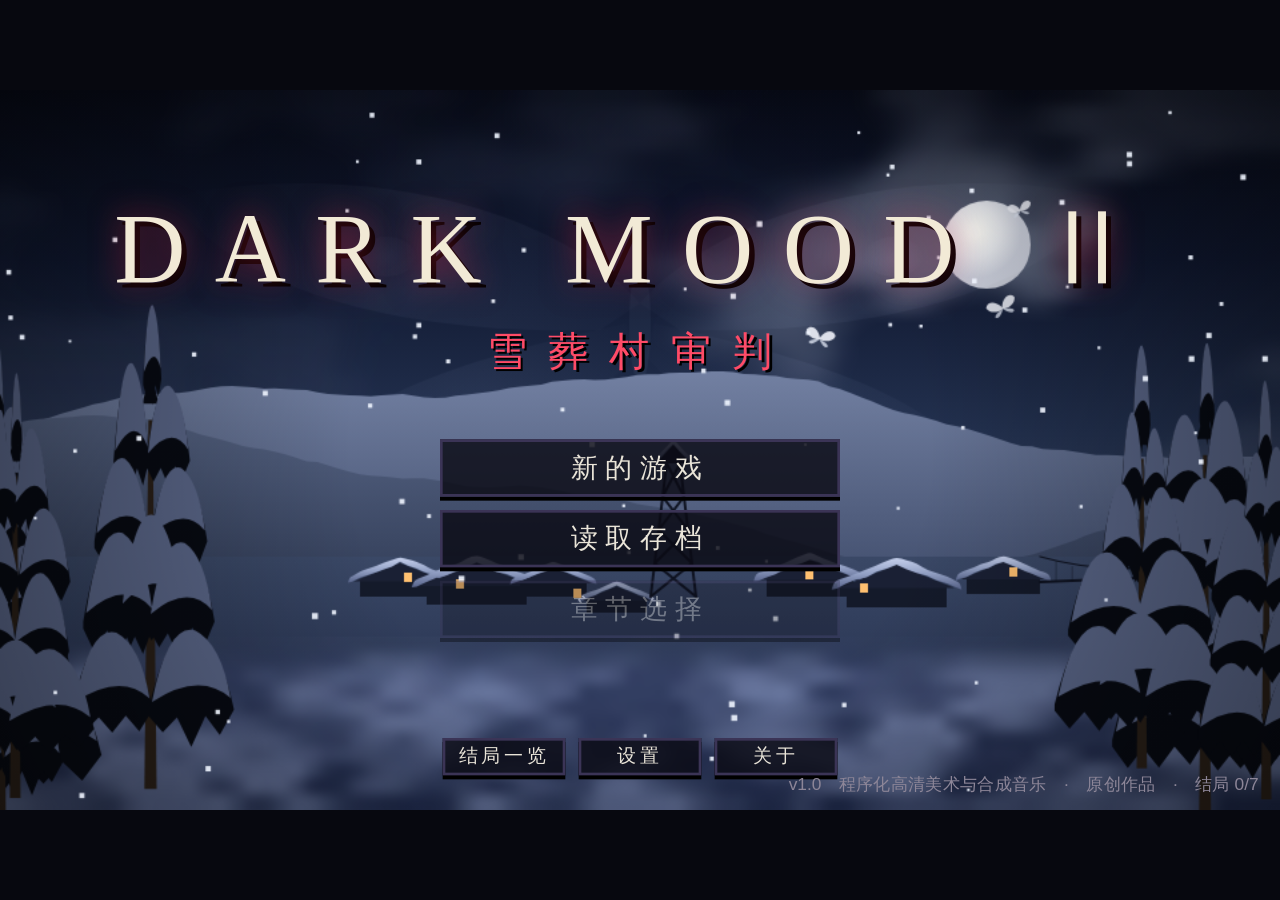
<file: index.html>
<!doctype html>
<html lang="zh-CN">
<head>
<meta charset="utf-8">
<meta name="viewport" content="width=device-width, initial-scale=1, maximum-scale=1, user-scalable=no, viewport-fit=cover">
<meta name="theme-color" content="#07080f">
<meta name="apple-mobile-web-app-capable" content="yes">
<meta name="mobile-web-app-capable" content="yes">
<meta name="apple-mobile-web-app-status-bar-style" content="black">
<title>DARK MOOD Ⅱ：雪葬村审判</title>
<link rel="stylesheet" href="css/style.css">
</head>
<body>
<div id="stage">
  <canvas id="screen" width="1920" height="1080"></canvas>
  <div id="ui"></div>
</div>
<noscript><p style="color:#ccc;padding:2em">本游戏需要启用 JavaScript。</p></noscript>

<!-- 本作数据 -->
<script src="js/data/game.js"></script>
<script src="js/data/characters.js"></script>
<script src="js/data/locations.js"></script>
<script src="js/data/endings.js"></script>
<!-- 美术清单（高清 / 经典像素按设置按需加载） -->
<script src="js/hd/manifest.js"></script>
<!-- 引擎 -->
<script src="js/engine/parser.js"></script>
<script src="js/engine/state.js"></script>
<script src="js/engine/core.js"></script>
<script src="js/engine/storage.js"></script>
<script src="js/engine/audio.js"></script>
<script src="js/engine/render.js"></script>
<script src="js/engine/ui.js"></script>
<script src="js/engine/interp.js"></script>
<script src="js/engine/explore.js"></script>
<script src="js/engine/games.js"></script>
<script src="js/engine/menus.js"></script>
<!-- 自由时间事件（章节剧本按需加载） -->
<script src="js/data/freetime.js"></script>
<script src="js/main.js"></script>
</body>
</html>
</file>
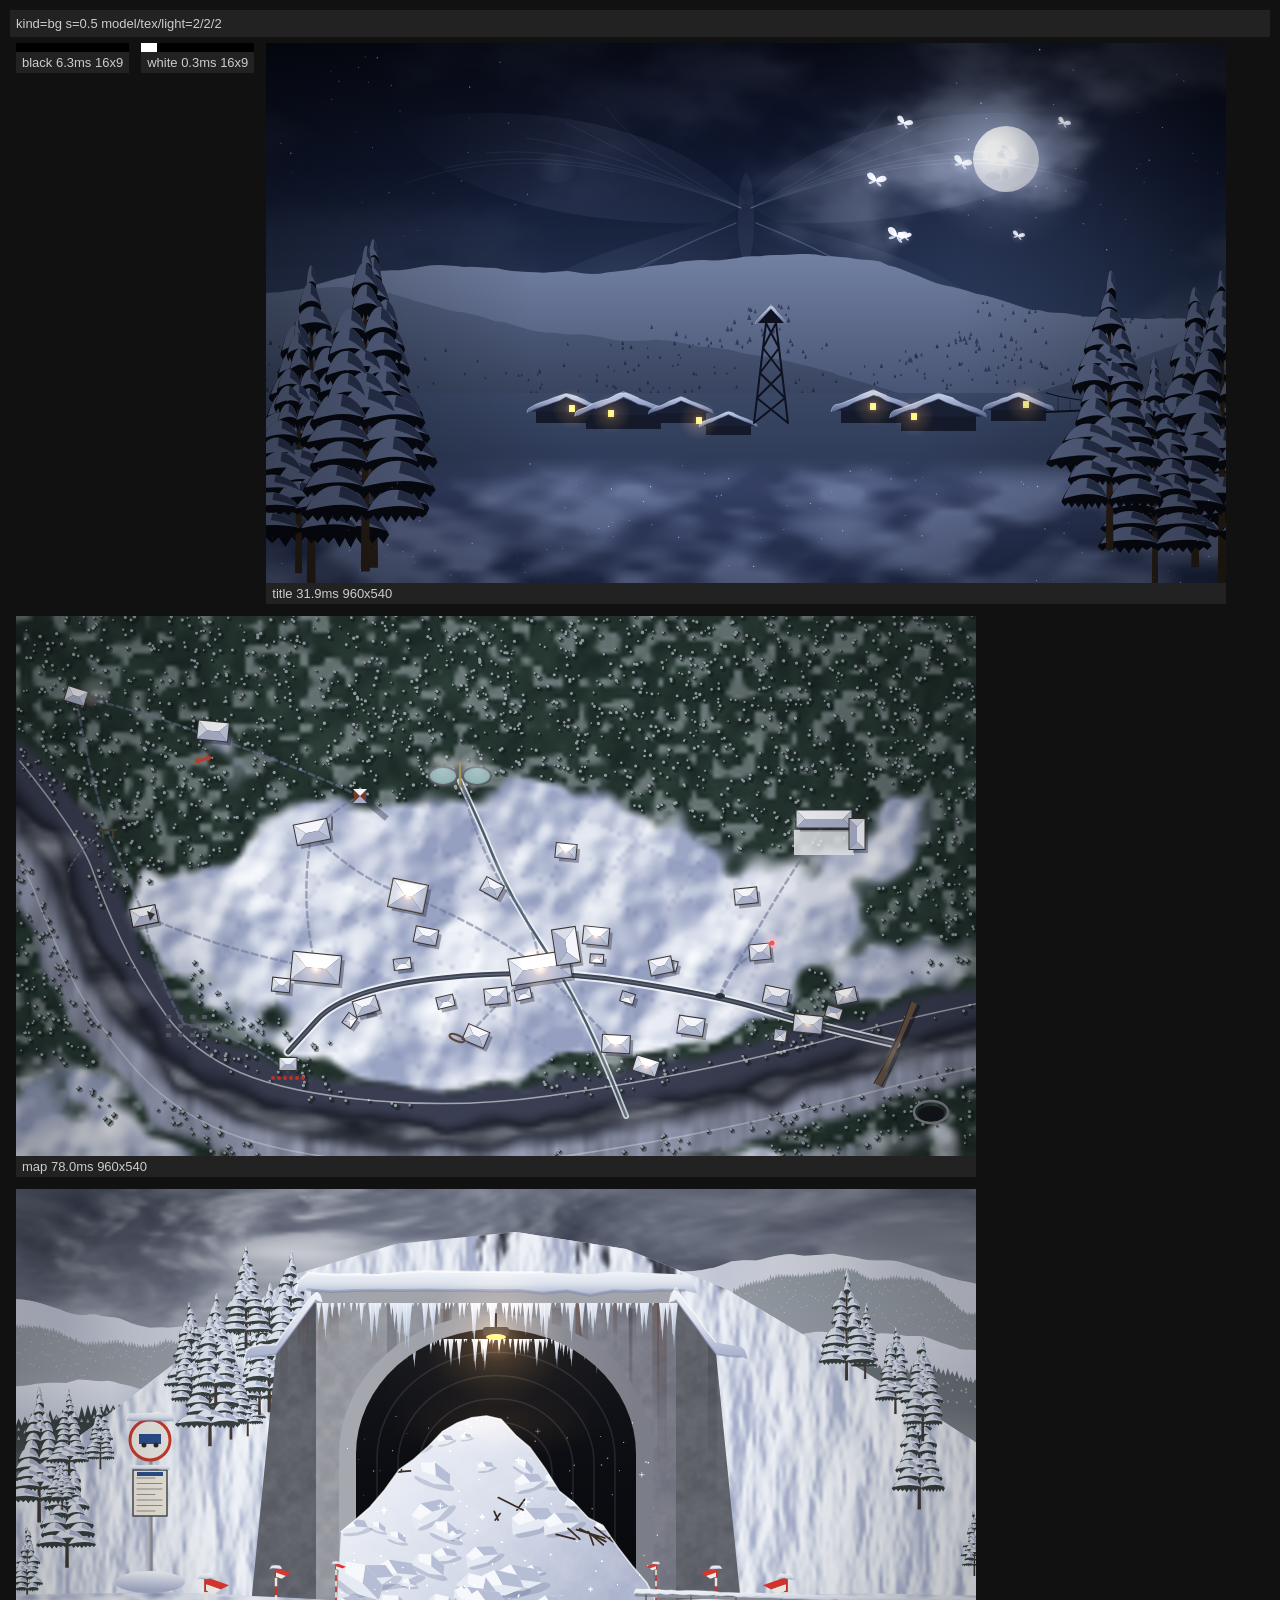
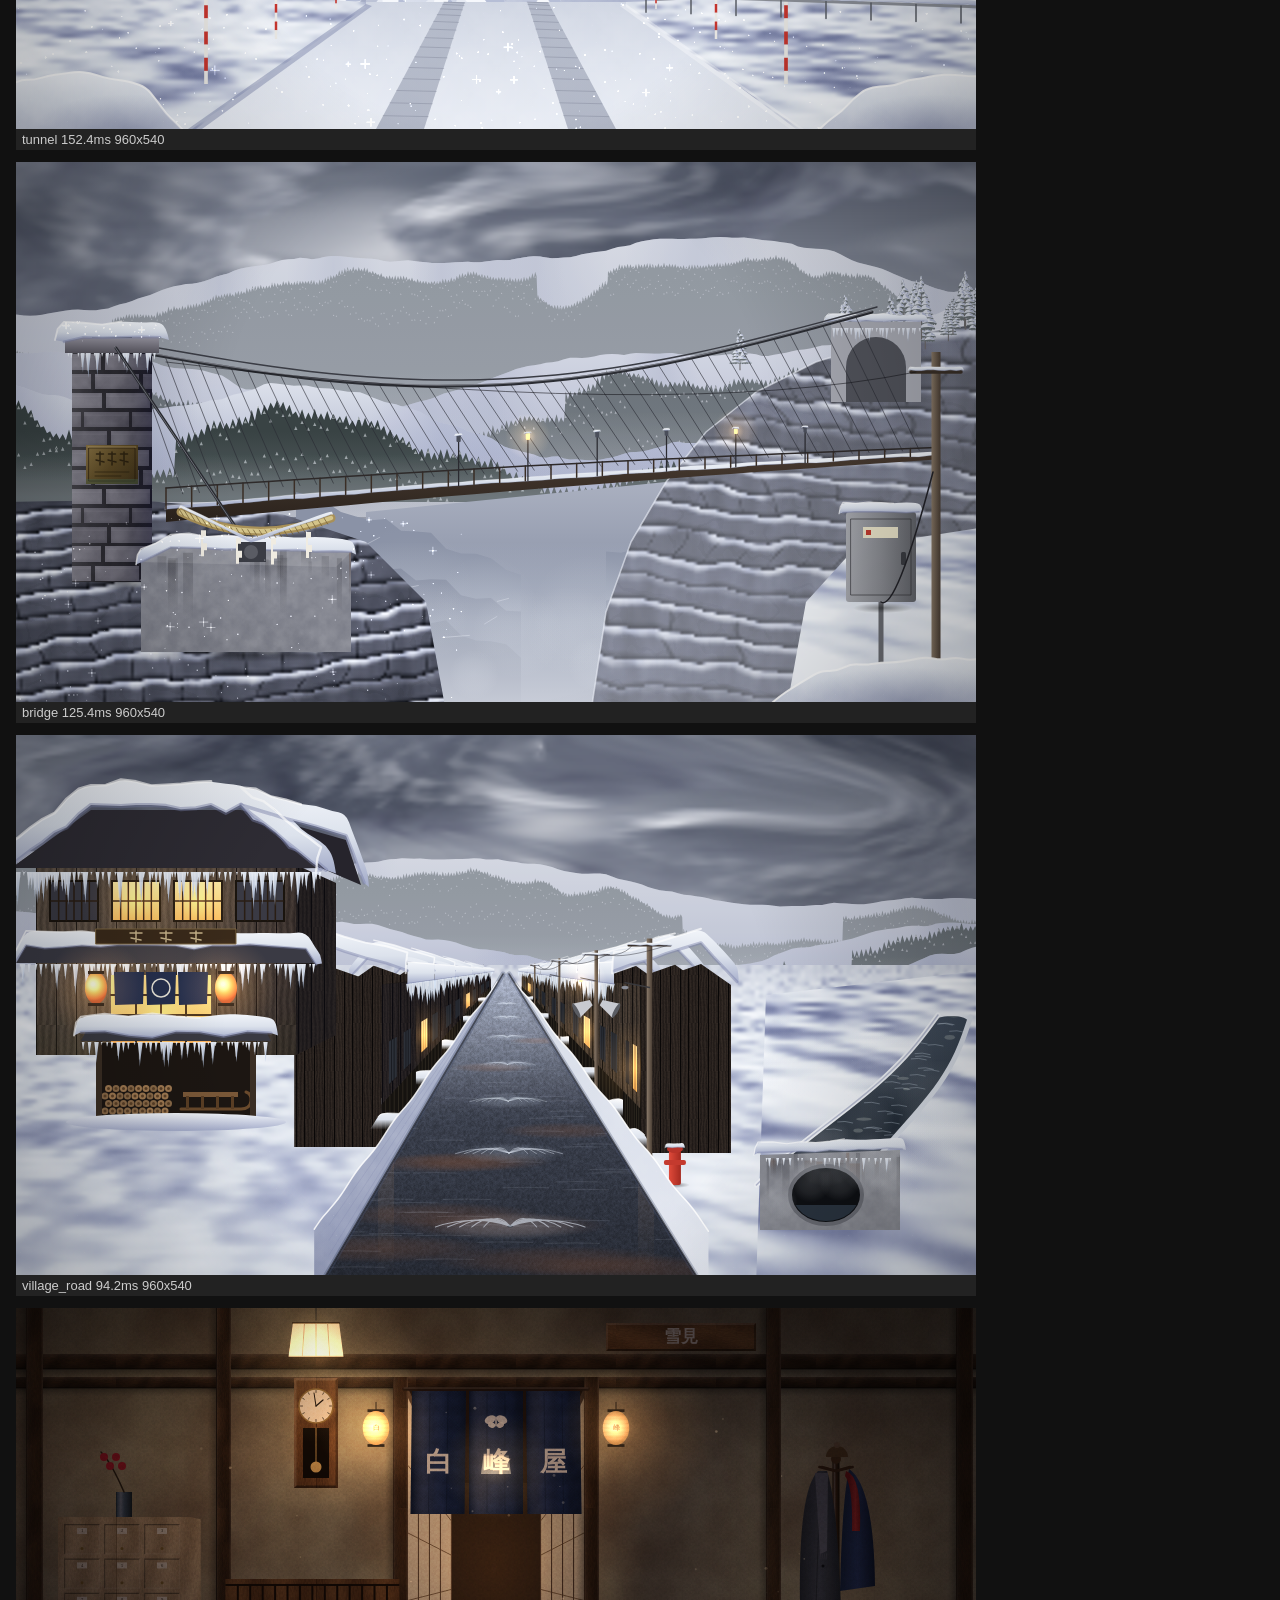
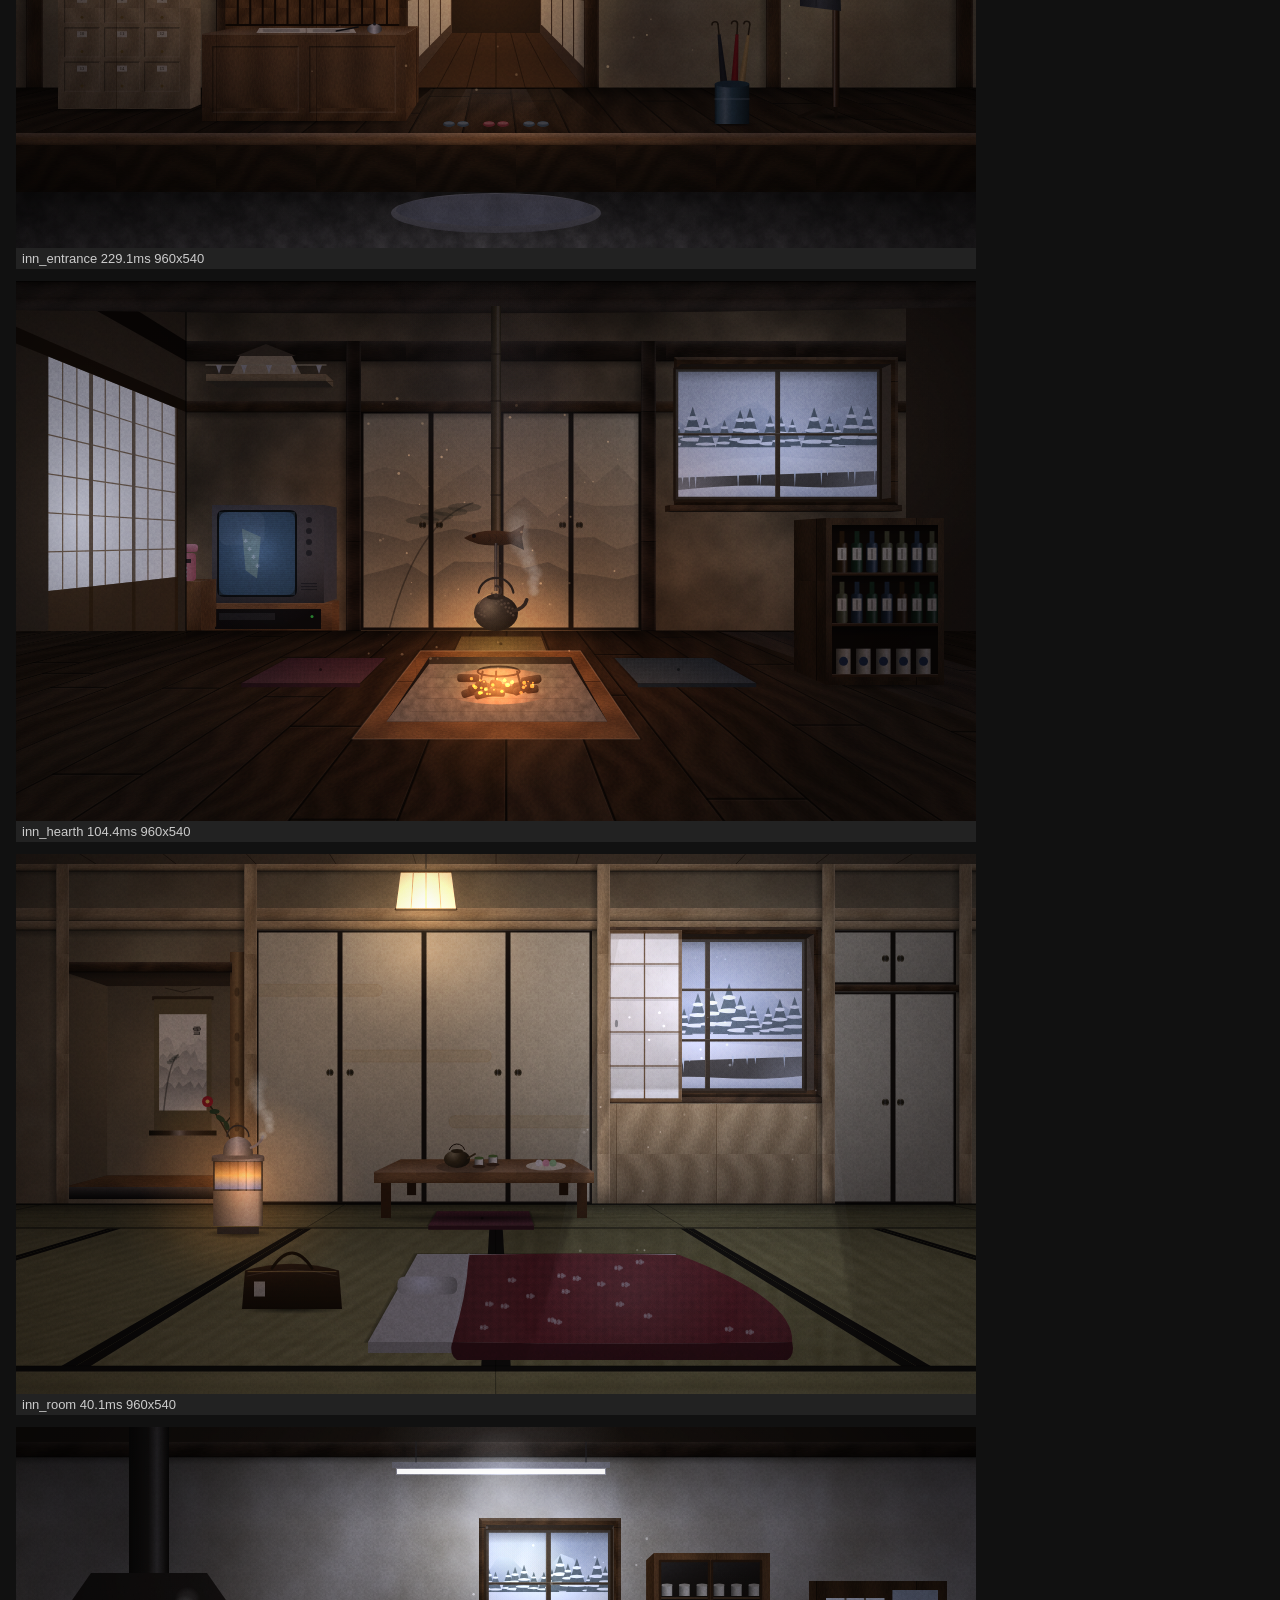
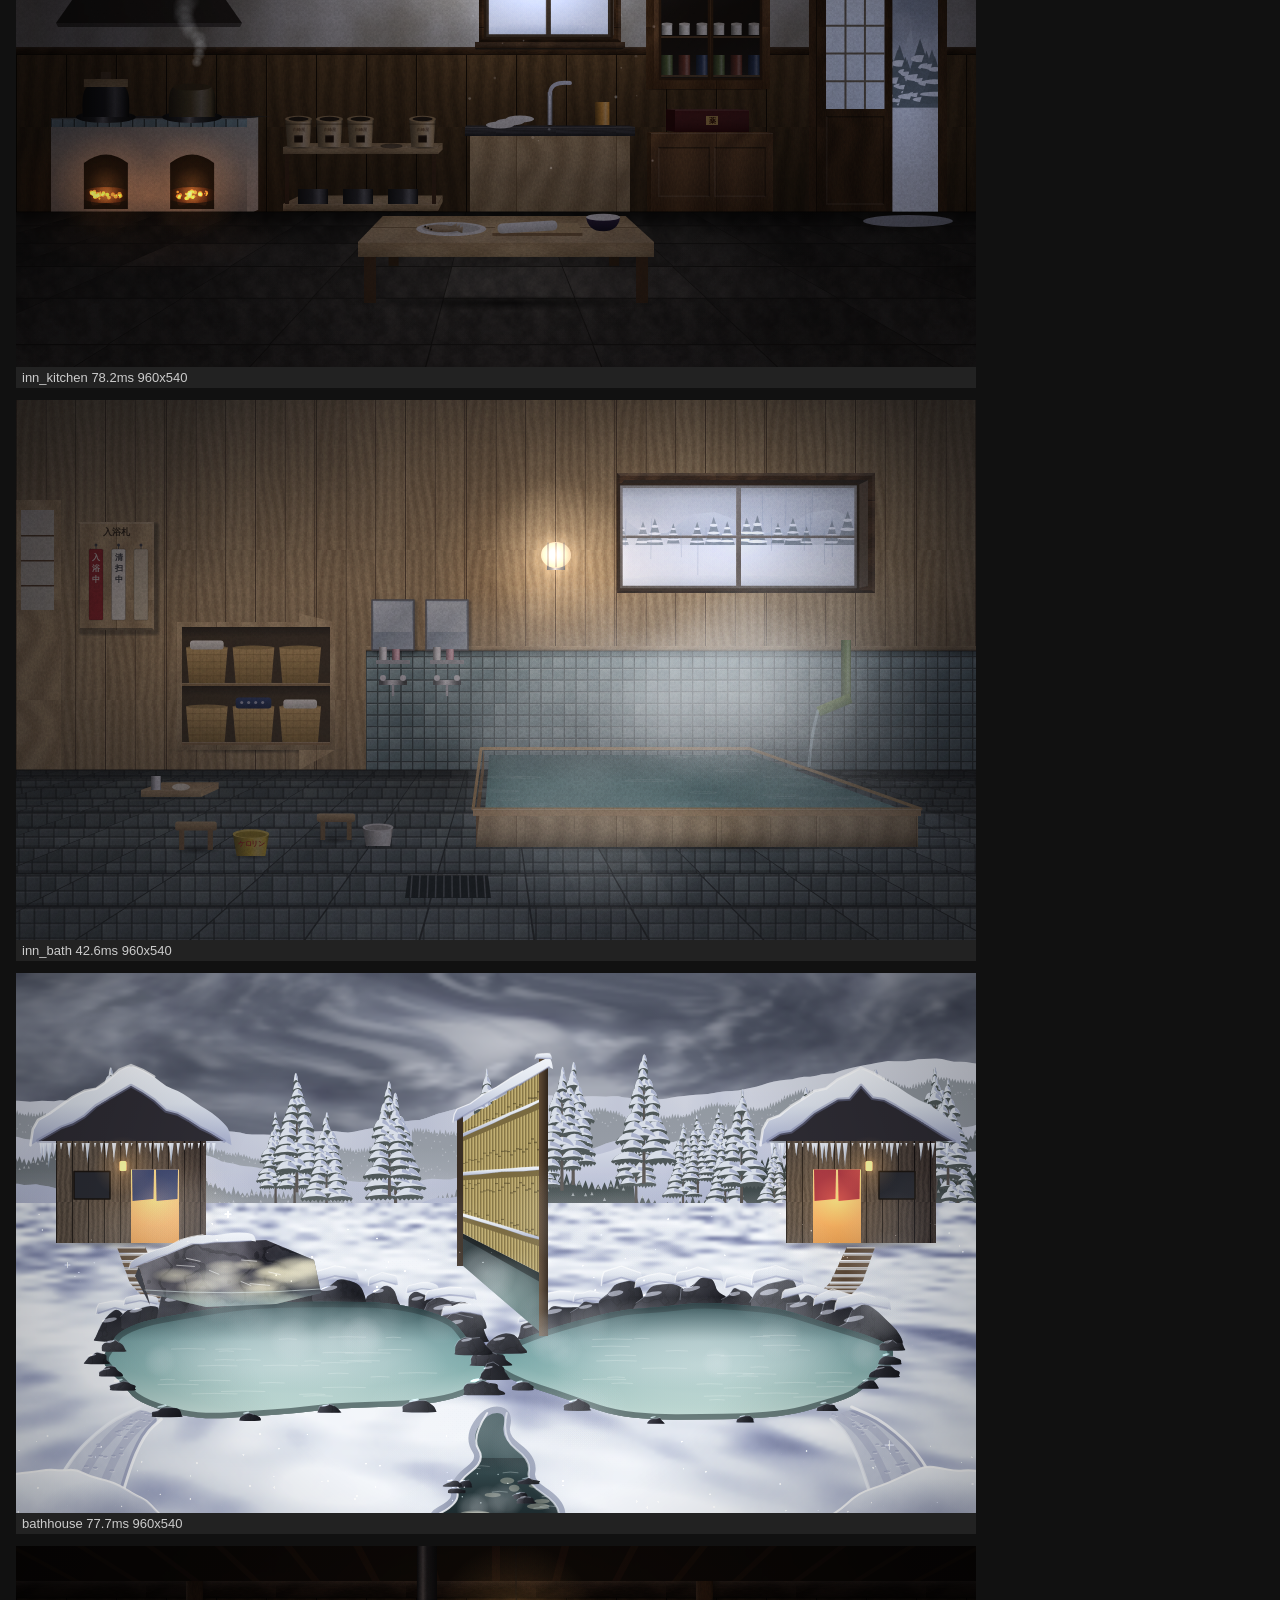
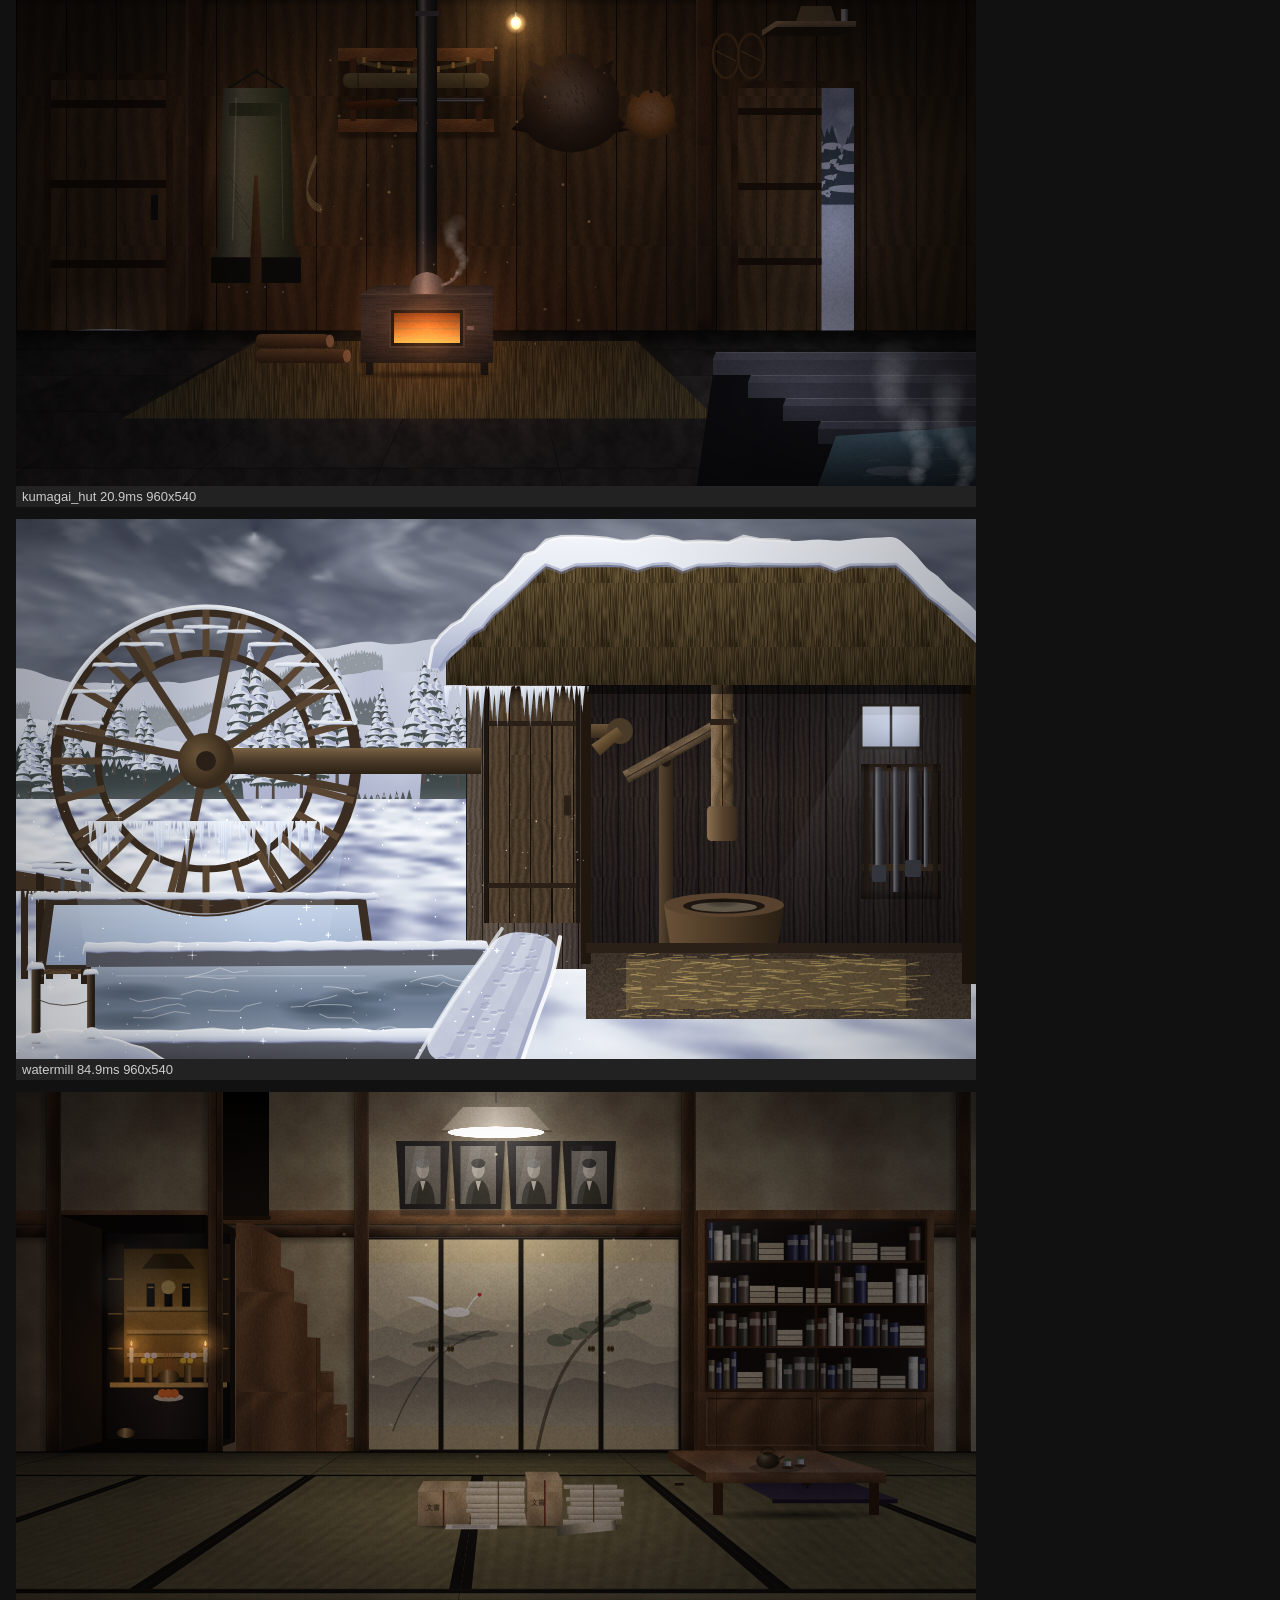
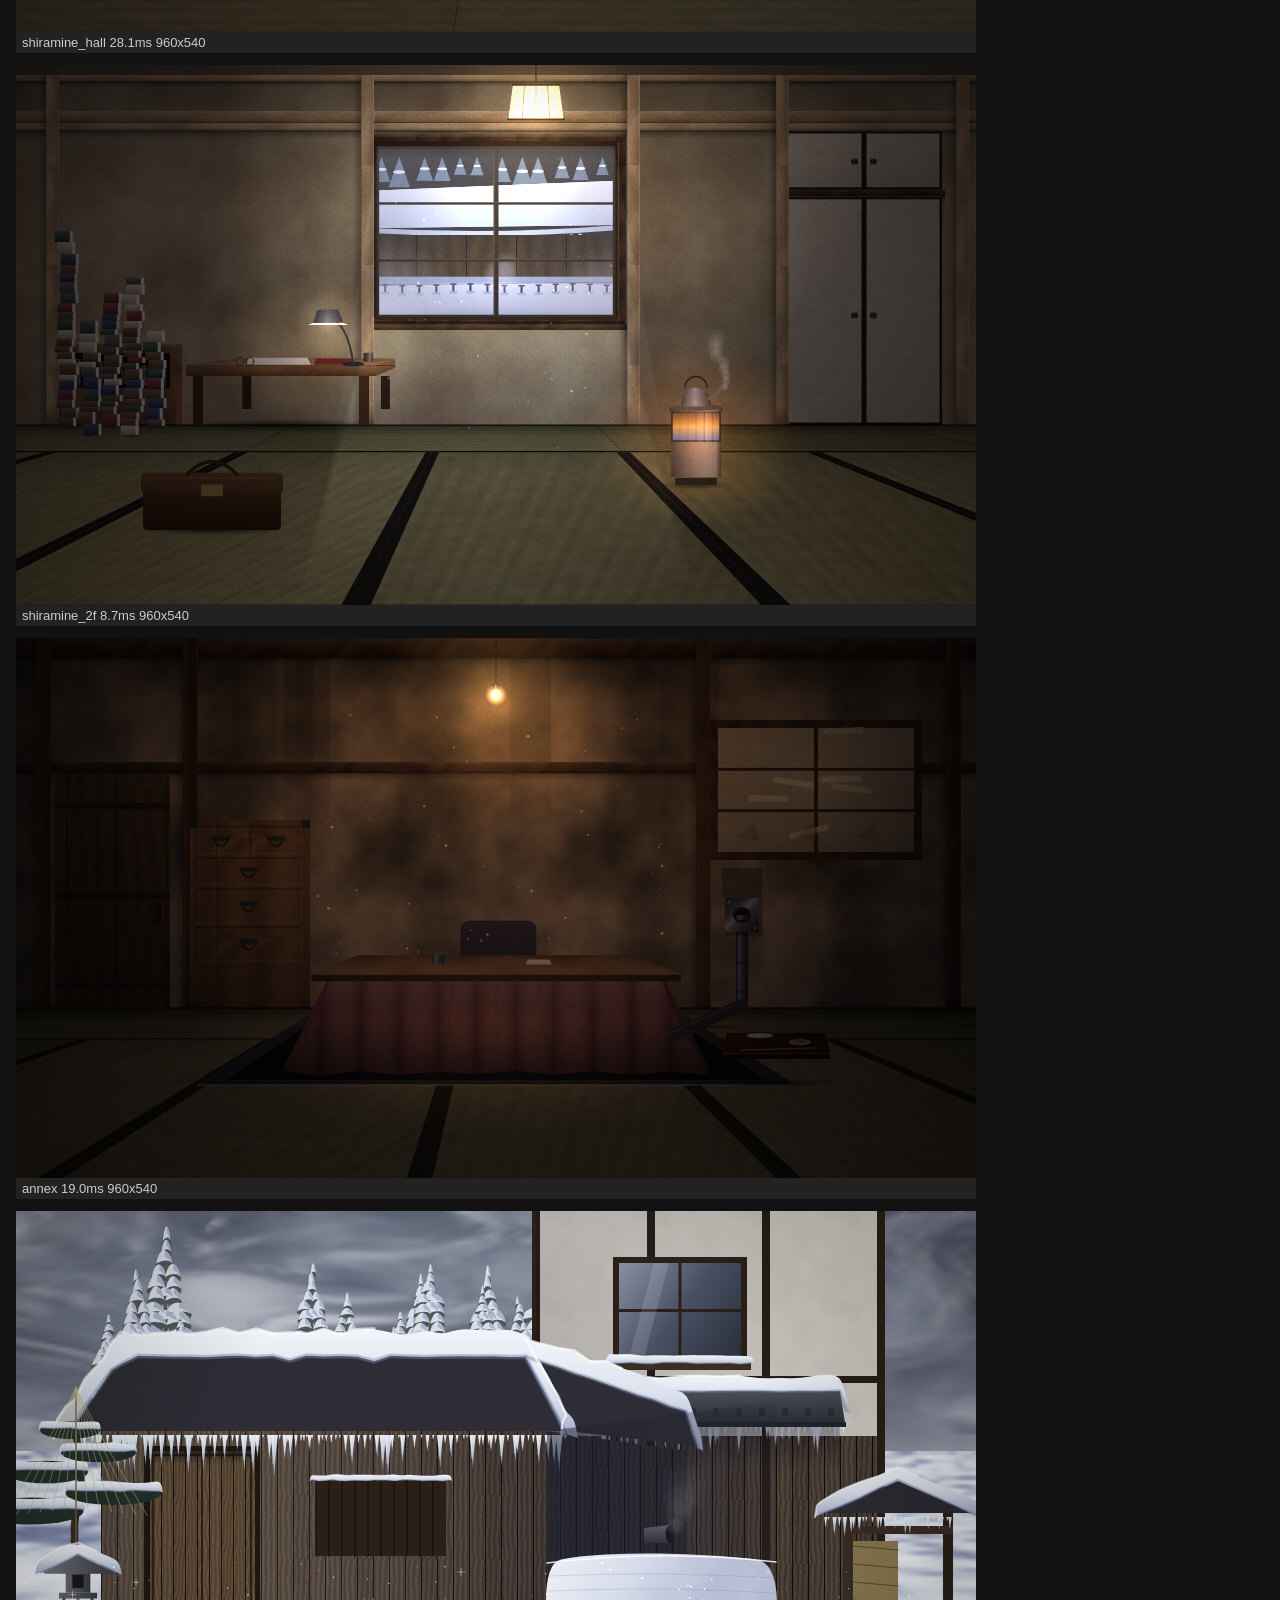
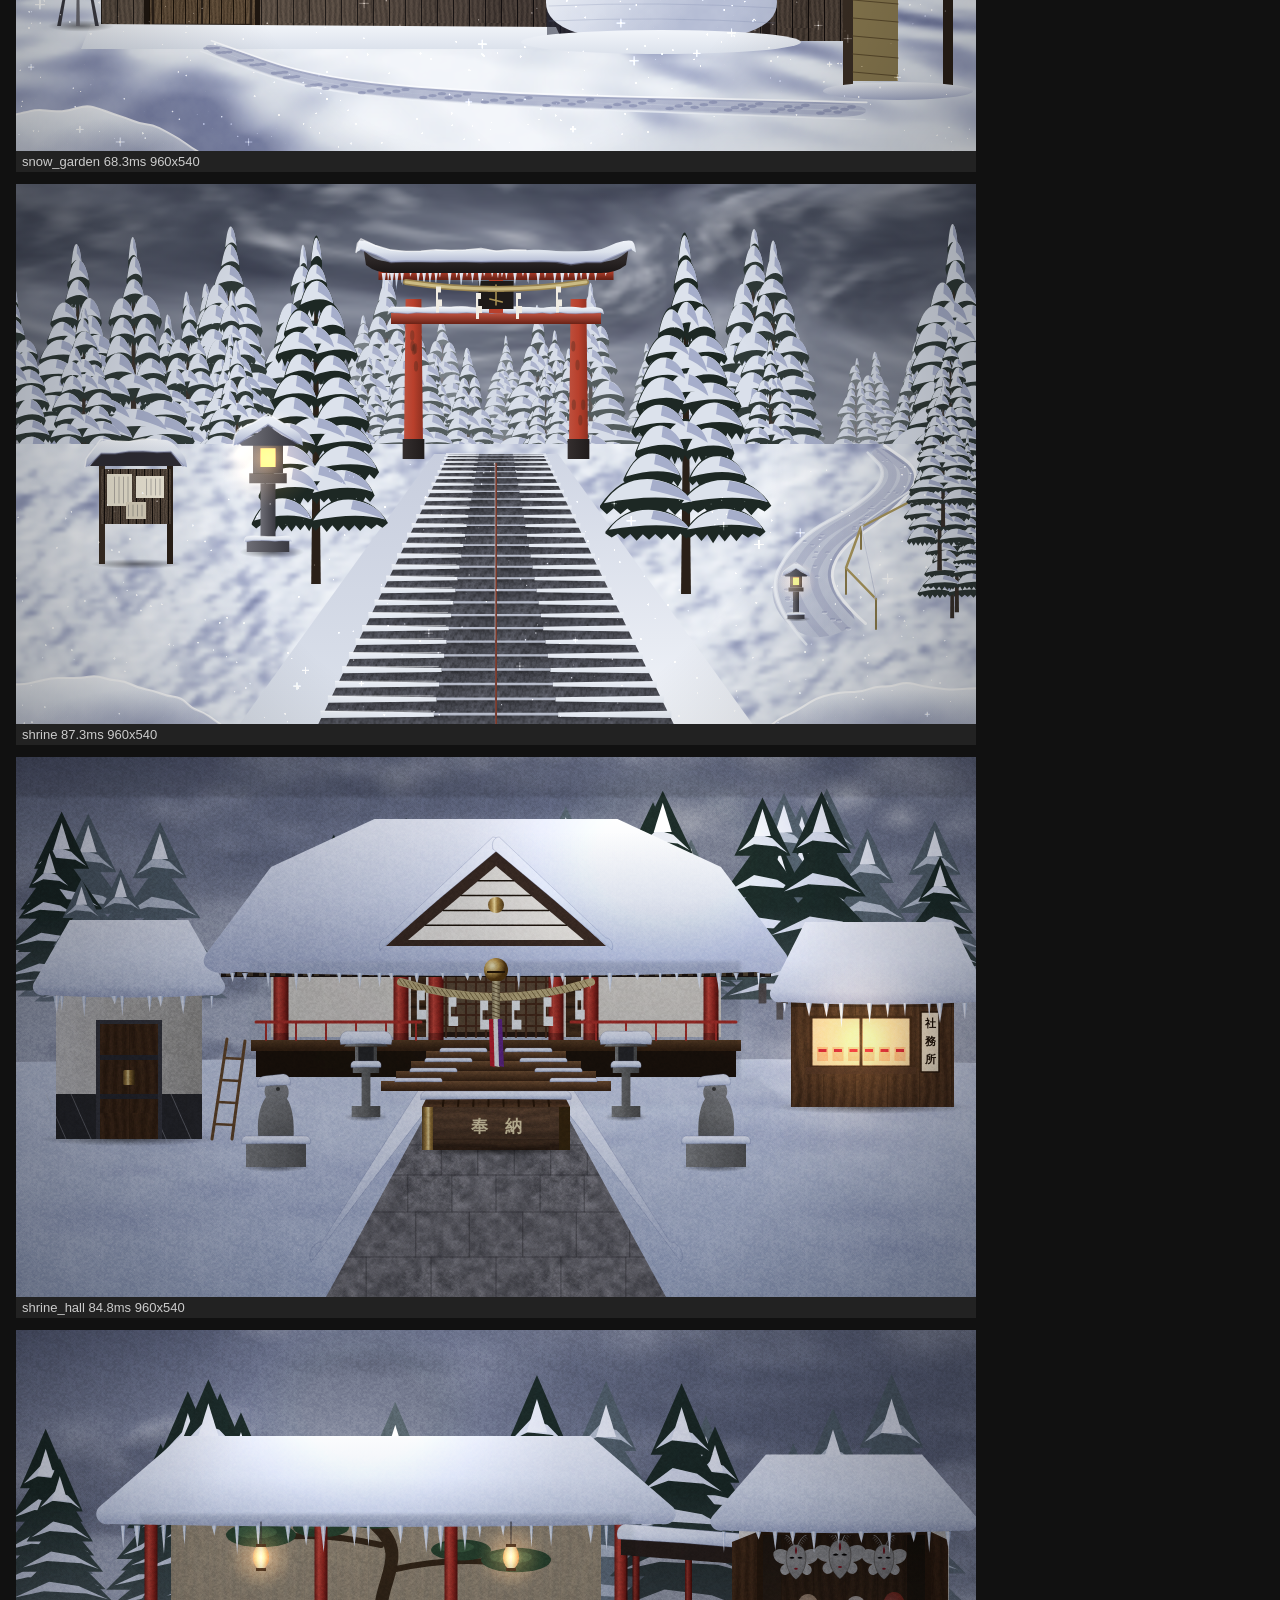
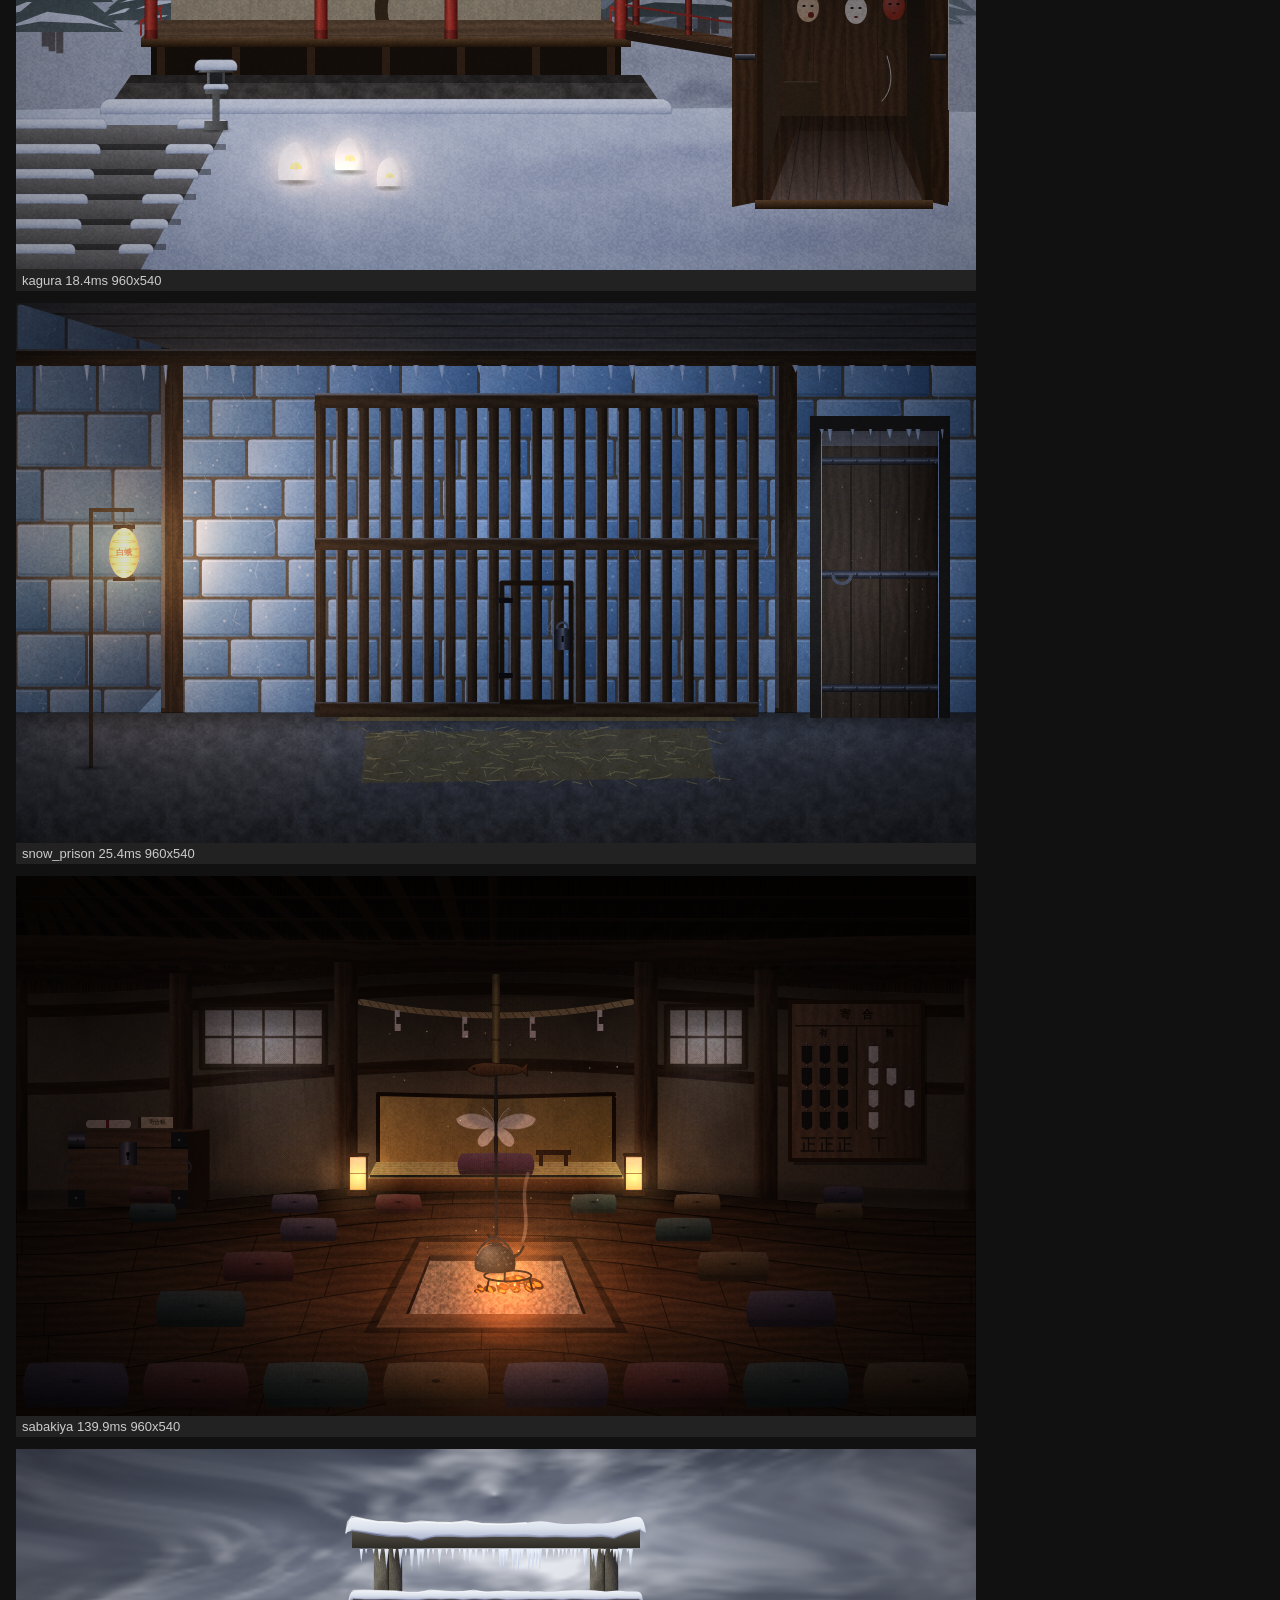
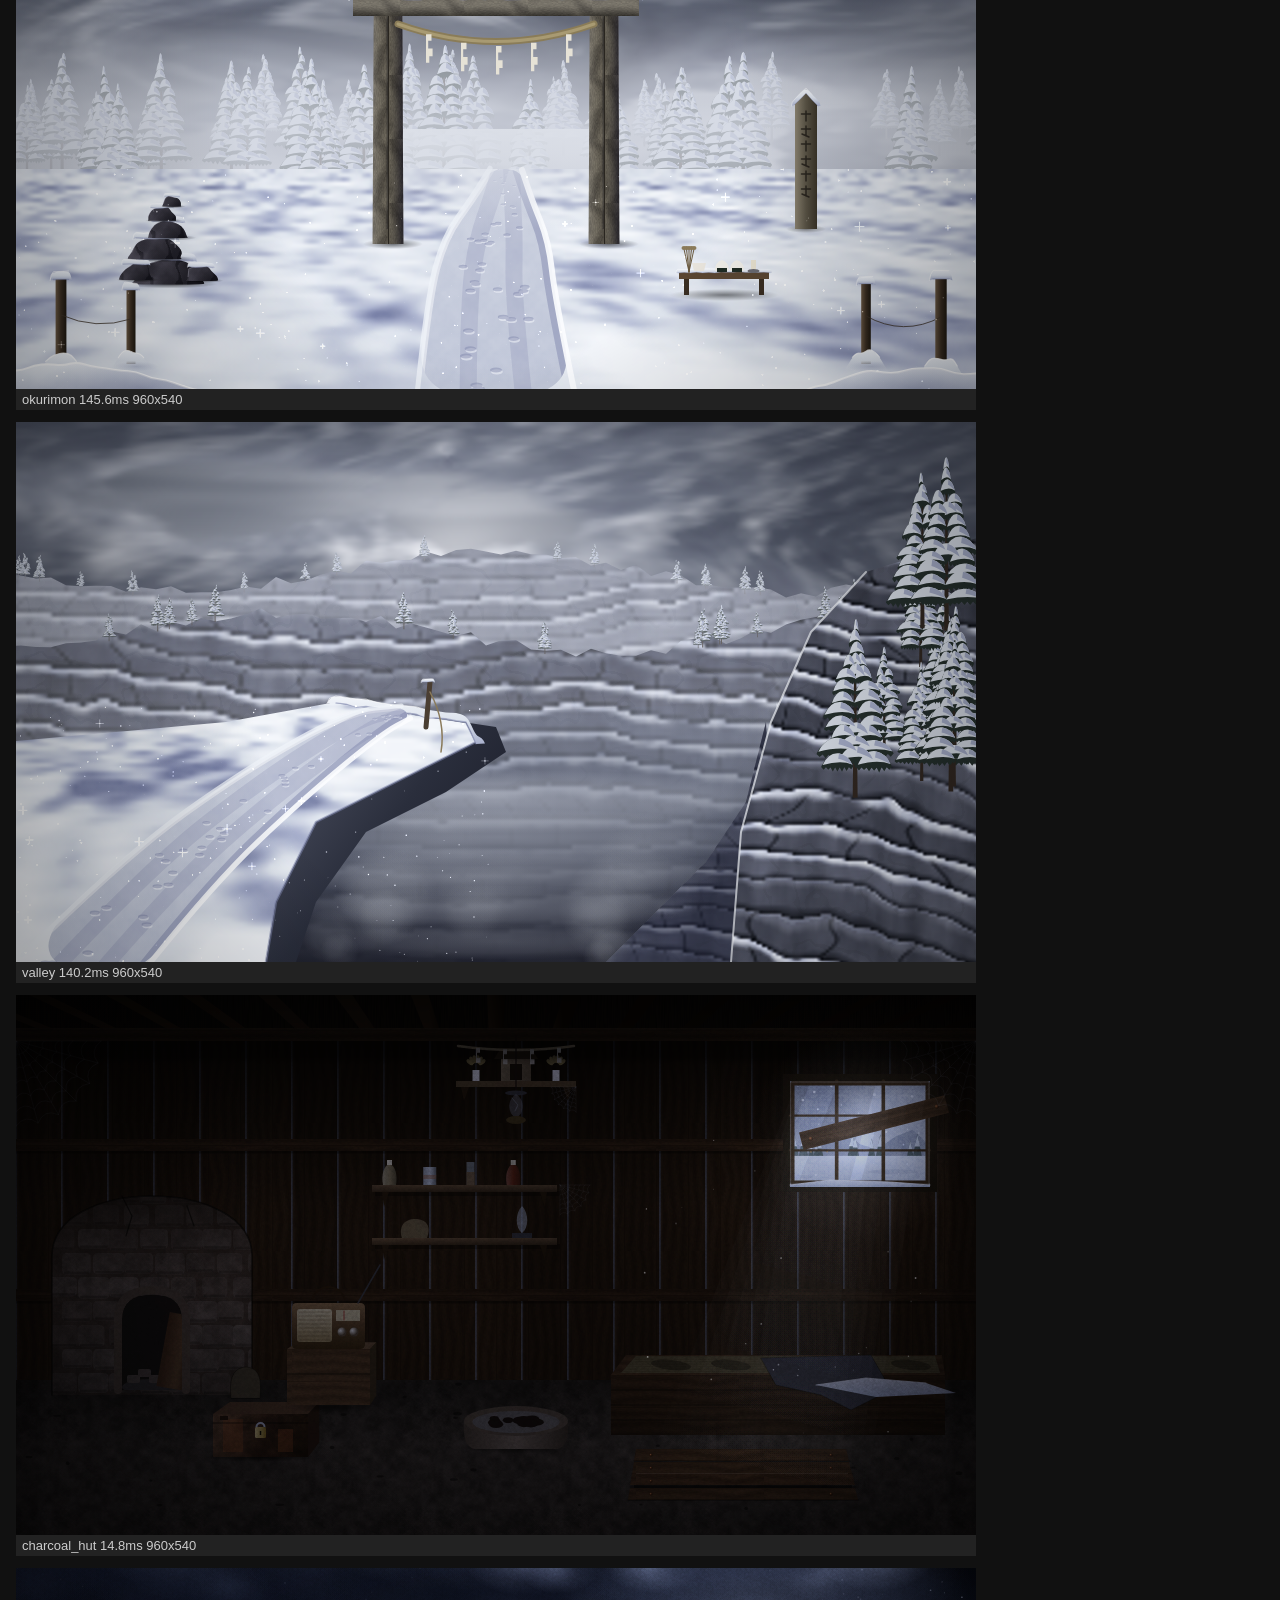
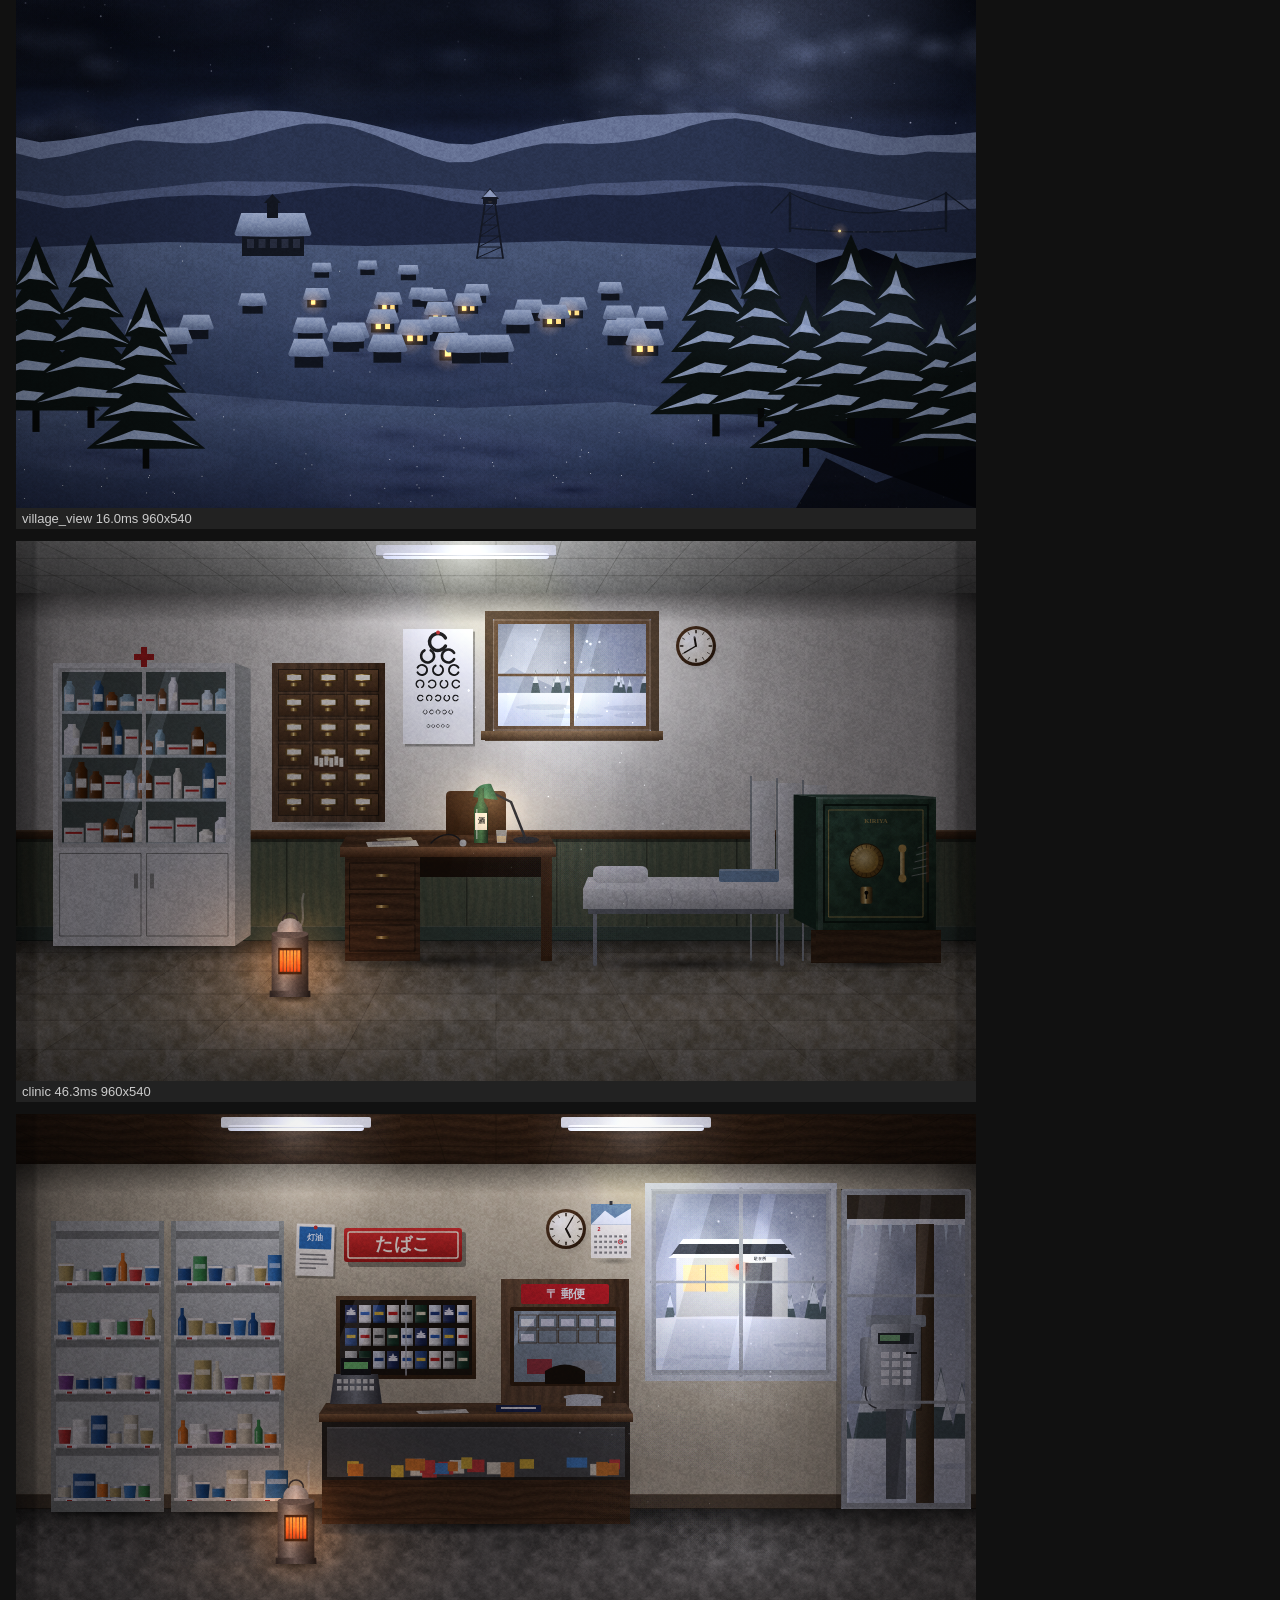
<file: tools/hd_preview.html>
<!doctype html>
<html lang="zh-CN"><head><meta charset="utf-8"><title>HD 美术预览</title>
<style>
body{background:#111;color:#ccc;font:13px sans-serif;margin:10px}
.item{display:inline-block;margin:6px;vertical-align:top;background:#000;position:relative}
.item canvas{display:block}
.lb{padding:3px 6px;background:#222}
.anc{position:absolute;border:1px solid rgba(255,80,80,.8);color:#f88;font-size:10px;pointer-events:none}
.lt{position:absolute;border:1px dashed rgba(255,220,80,.9);border-radius:50%;pointer-events:none}
#bar{position:sticky;top:0;background:#222;padding:6px;z-index:9}
</style></head><body>
<div id="bar"></div>
<div id="out"></div>
<script>
/* 用法（file:// 打开）：
 *   hd_preview.html?kind=bg&ids=study,hall&s=0.5&q=2&anchors=1&lights=1&filter=night
 *   hd_preview.html?kind=pt&ids=ritsu,shio&exprs=all&s=0.6
 *   hd_preview.html?kind=sp   (全部小人)     kind=ic (全部图标)
 * 参数：s 倍率（1=1920x1080）  q 同时设置 model/tex/light；或分别用 model= tex= light=
 *       w= 显示宽度（CSS 像素，默认按 s）  variants=1 同时显示所有变体
 */
var P = new URLSearchParams(location.search);
var ROOT = '../';
var base = ['js/data/characters.js', 'js/data/locations.js', 'js/hd/manifest.js'];
function load(list, done) {
  var i = 0;
  (function next() {
    if (i >= list.length) return done();
    var s = document.createElement('script'); s.src = ROOT + list[i++];
    s.onload = next; s.onerror = function () { console.warn('缺少 ' + s.src); next(); };
    document.head.appendChild(s);
  })();
}
load(base, function () { load(DM.HD_FILES, run); });
function run() {
  var K = DM.HK, A = DM.HDArt;
  var s = +(P.get('s') || 0.5), qa = P.get('q');
  var q = { s: s, model: +(P.get('model') || qa || 2), tex: +(P.get('tex') || qa || 2), light: +(P.get('light') || qa || 2) };
  A.setQuality(q, 2048);
  var kind = P.get('kind') || 'bg';
  var out = document.getElementById('out');
  document.getElementById('bar').textContent = 'kind=' + kind + '  s=' + s + '  model/tex/light=' + q.model + '/' + q.tex + '/' + q.light;
  function add(c, label, ms, dispW, extra) {
    var d = document.createElement('div'); d.className = 'item';
    var w = dispW || c.width; c.style.width = w + 'px';
    d.appendChild(c);
    var lb = document.createElement('div'); lb.className = 'lb'; lb.textContent = label + (ms != null ? '  ' + ms.toFixed(1) + 'ms' : '') + '  ' + c.width + 'x' + c.height;
    d.appendChild(lb); out.appendChild(d);
    if (extra) extra(d, w / K.DW);
  }
  function t() { return performance.now(); }
  var ids = P.get('ids');
  if (kind === 'bg') {
    var list = ids ? ids.split(',') : Object.keys(DM.LOCS);
    list.forEach(function (id) {
      var vs = [''];
      if (P.get('variants') && DM.BG_VARIANTS && DM.BG_VARIANTS[id]) vs = vs.concat(DM.BG_VARIANTS[id]);
      vs.forEach(function (v) {
        var t0 = t(), c = A.getBackground(id, v), ms = t() - t0;
        var cv = document.createElement('canvas'); cv.width = c.width; cv.height = c.height;
        var x = cv.getContext('2d'); x.drawImage(c, 0, 0);
        var f = P.get('filter');
        if (f === 'night') { x.globalCompositeOperation = 'multiply'; x.fillStyle = '#4a5898'; x.fillRect(0, 0, cv.width, cv.height); x.globalCompositeOperation = 'source-over'; }
        if (P.get('lights') || f === 'night') {
          var m = A.meta(id, v), k = cv.width / K.DW;
          x.save(); x.scale(k, k);
          m.lights.forEach(function (L) { K.glow(x, L.x, L.y, L.r || 120, L.color || '#ffb060', (L.i || 0.6) * (f === 'night' ? 1 : 0.5)); });
          x.restore();
        }
        add(cv, id + (v ? ':' + v : ''), ms, +(P.get('w') || Math.min(960, c.width)), function (d, k) {
          if (P.get('anchors')) {
            var an = (DM.LOCS[id] || {}).anchors || {};
            Object.keys(an).forEach(function (n) {
              var a = an[n], e = document.createElement('div'); e.className = 'anc';
              e.style.left = a[0] * 4 * k + 'px'; e.style.top = a[1] * 4 * k + 'px'; e.style.width = a[2] * 4 * k + 'px'; e.style.height = a[3] * 4 * k + 'px';
              e.textContent = n; d.appendChild(e);
            });
          }
          if (P.get('lights')) {
            A.meta(id, v).lights.forEach(function (L) {
              var e = document.createElement('div'); e.className = 'lt'; var r = (L.r || 120) * k;
              e.style.left = (L.x * k - r) + 'px'; e.style.top = (L.y * k - r) + 'px'; e.style.width = e.style.height = 2 * r + 'px'; d.appendChild(e);
            });
          }
        });
      });
    });
  } else if (kind === 'pt') {
    var chars = ids ? ids.split(',') : Object.keys(DM.CHARS);
    var ex = P.get('exprs') === 'all' ? DM.EXPRS : (P.get('exprs') || 'normal').split(',');
    chars.forEach(function (id) { ex.forEach(function (e) { var t0 = t(), c = A.getPortrait(id, e); add(c, id + ':' + e, t() - t0, +(P.get('w') || Math.min(320, c.width))); }); });
  } else if (kind === 'sp') {
    (ids ? ids.split(',') : Object.keys(DM.CHARS)).forEach(function (id) { var t0 = t(), c = A.getSprite(id); add(c, id, t() - t0, +(P.get('w') || 96)); });
  } else if (kind === 'ic') {
    var icons = ids ? ids.split(',') : Object.keys(DM.HDIcon.defs);
    icons.forEach(function (id) { var t0 = t(), c = A.getIcon(id); add(c, id, t() - t0, 96); });
  }
  document.title = 'done';
  window.PREVIEW_DONE = true;
}
</script></body></html>
</file>
<file: css/style.css>
/* DARK MOOD —— 界面样式
 * 逻辑坐标 960x540，由 #stage 的 transform 缩放到窗口。
 */
:root {
  --bg: #07080f;
  --ink: #e9e4d8;
  --ink-dim: #a49d90;
  --panel: rgba(10, 11, 24, 0.92);
  --panel-2: rgba(22, 18, 40, 0.95);
  --line: #3b3456;
  --gold: #d6b25e;
  --gold-dim: #8a7136;
  --crimson: #c8243f;
  --crimson-2: #ff4b67;
  --weak: #ff9b2f;
  --think: #8fb8ff;
  --ok: #7fe0a8;
  --font: "PingFang SC", "Hiragino Sans GB", "Microsoft YaHei", "Noto Sans CJK SC", "Source Han Sans SC", sans-serif;
  --serif: "Songti SC", "STSong", "SimSun", "Noto Serif CJK SC", "Source Han Serif SC", serif;
}

* { box-sizing: border-box; }
html, body {
  margin: 0; height: 100%; overflow: hidden; background: var(--bg); overscroll-behavior: none;
  color: var(--ink); font-family: var(--font);
  -webkit-user-select: none; user-select: none; -webkit-tap-highlight-color: transparent;
  touch-action: manipulation;
}
#stage {
  position: absolute; left: 0; top: 0; width: 960px; height: 540px;
  transform-origin: 0 0; overflow: hidden; background: #000;
  contain: strict;
}
#screen {
  position: absolute; left: 0; top: 0; width: 960px; height: 540px;
}
body.pixel #screen { image-rendering: pixelated; image-rendering: crisp-edges; }
#screen.shake { animation: shake .42s steps(8) 1; }
@keyframes shake {
  0%,100% { transform: translate(0,0); } 12% { transform: translate(-8px,4px); }
  25% { transform: translate(7px,-5px); } 37% { transform: translate(-6px,-3px); }
  50% { transform: translate(5px,5px); } 62% { transform: translate(-4px,2px); }
  75% { transform: translate(3px,-3px); } 87% { transform: translate(-2px,1px); }
}
#ui { position: absolute; inset: 0; }
body.pixel #ui canvas { image-rendering: pixelated; image-rendering: crisp-edges; }

.layer { position: absolute; inset: 0; }
.hidden { display: none !important; }
.px-border {
  border: 3px solid var(--line);
  box-shadow: 0 0 0 3px #000, inset 0 0 0 2px rgba(255,255,255,0.04);
}
button { font-family: inherit; }
.btn {
  appearance: none; border: 2px solid var(--line); background: #141225; color: var(--ink);
  font-size: 18px; padding: 6px 14px; cursor: pointer; box-shadow: 0 3px 0 #000;
  transition: background .12s, border-color .12s, transform .06s;
}
.btn:hover, .btn.focus { background: #241d3d; border-color: var(--gold); color: #fff; }
.btn:active { transform: translateY(2px); box-shadow: 0 1px 0 #000; }
.btn.small { font-size: 14px; padding: 3px 9px; }
.btn.gold { border-color: var(--gold-dim); color: var(--gold); }
.btn.gold:hover { border-color: var(--gold); background: #2a2110; }
.btn[disabled] { opacity: .35; pointer-events: none; }

/* ---------- 对话框 ---------- */
#dlg { position: absolute; left: 22px; right: 22px; bottom: 16px; height: 150px; pointer-events: none; }
#dlg .box {
  position: absolute; inset: 0; background: var(--panel); padding: 18px 26px 14px;
  border: 3px solid #4a4068; box-shadow: 0 0 0 3px #000, 0 6px 24px rgba(0,0,0,.6);
}
#dlg .box::before, #dlg .box::after {
  content: ""; position: absolute; width: 10px; height: 10px; background: var(--gold-dim);
}
#dlg .box::before { left: -3px; top: -3px; }
#dlg .box::after { right: -3px; bottom: -3px; }
#dlg .name {
  position: absolute; left: 14px; top: -22px; min-width: 120px; padding: 4px 18px 5px;
  background: #0b0b16; border: 3px solid currentColor; box-shadow: 0 0 0 3px #000;
  font-size: 19px; font-weight: bold; letter-spacing: 2px; color: var(--ink);
}
#dlg .name span { color: var(--ink); }
#dlg .text { font-size: 22px; line-height: 1.62; white-space: pre-wrap; word-break: break-all; }
#dlg .text .rest { color: transparent; }
#dlg.think .text { color: var(--think); }
#dlg.narr .text { color: #d9d2c0; }
#dlg .next {
  position: absolute; right: 18px; bottom: 10px; width: 14px; height: 10px;
  background: var(--gold); clip-path: polygon(0 0, 100% 0, 50% 100%);
  animation: bob .8s ease-in-out infinite; opacity: 0;
}
#dlg.done .next { opacity: 1; }
@keyframes bob { 50% { transform: translateY(4px); } }

#quick { position: absolute; right: 30px; bottom: 172px; display: flex; gap: 6px; z-index: 5; }
#quick .btn { font-size: 13px; padding: 2px 8px; background: rgba(12,12,24,.85); }
#quick .btn.on { border-color: var(--gold); color: var(--gold); }

#caption {
  position: absolute; left: 20px; top: 16px; padding: 6px 16px 6px 12px; font-size: 16px;
  background: linear-gradient(90deg, rgba(8,8,18,.9), rgba(8,8,18,0)); border-left: 4px solid var(--crimson);
  letter-spacing: 1px; color: #ddd6c6; pointer-events: none;
}

/* ---------- 选项 ---------- */
#choices { position: absolute; left: 0; right: 0; top: 70px; bottom: 180px; display: flex; flex-direction: column;
  align-items: center; justify-content: center; gap: 12px; }
#choices .btn { min-width: 460px; font-size: 20px; padding: 10px 24px; text-align: left; background: rgba(16,14,32,.95); }

/* ---------- 全屏卡片：标题卡 / 童谣 / 信 ---------- */
.card-full { position: absolute; inset: 0; display: flex; align-items: center; justify-content: center; flex-direction: column; }
.titlecard { background: #000; animation: fadein .6s ease; }
.titlecard .ch { font-family: var(--serif); font-size: 28px; color: var(--crimson-2); letter-spacing: 12px; }
.titlecard .nm { font-family: var(--serif); font-size: 64px; letter-spacing: 18px; margin-top: 14px; color: #f0ead8;
  text-shadow: 0 0 18px rgba(200,36,63,.5); }
.titlecard .bar { width: 0; height: 2px; background: var(--crimson); margin-top: 22px; animation: grow 1.4s ease forwards; }
@keyframes grow { to { width: 520px; } }
@keyframes fadein { from { opacity: 0; } }
.poem { background: rgba(0,0,0,.94); padding: 60px; animation: fadein .8s ease; }
.poem .tx { font-family: var(--serif); font-size: 30px; line-height: 2; letter-spacing: 4px; text-align: center;
  white-space: pre-wrap; color: #efe6d0; text-shadow: 0 0 10px rgba(255,60,90,.35); }
.letter { background: rgba(0,0,0,.72); animation: fadein .4s ease; }
.letter .paper {
  width: 640px; max-height: 470px; overflow: auto; padding: 34px 44px; color: #2a1d12;
  background: #e8dcc0; background-image: repeating-linear-gradient(0deg, transparent 0 33px, rgba(120,90,60,.18) 33px 34px);
  box-shadow: 0 0 0 4px #5a4630, 0 0 0 8px #000, 0 20px 40px rgba(0,0,0,.6);
  font-family: var(--serif); font-size: 21px; line-height: 34px; white-space: pre-wrap;
}
.tapnote { position: absolute; bottom: 18px; right: 26px; font-size: 14px; color: var(--ink-dim); animation: blink 1.6s infinite; }
@keyframes blink { 50% { opacity: .25; } }

#flash { position: absolute; inset: 0; pointer-events: none; opacity: 0; }
#flash.go { animation: flash .45s ease-out; }
@keyframes flash { 0% { opacity: .95; } 100% { opacity: 0; } }
#fade { position: absolute; inset: 0; background: #000; pointer-events: none; opacity: 0; transition: opacity .5s; }
#fade.on { opacity: 1; }

/* ---------- 大字冲击 ---------- */
#shout { position: absolute; inset: 0; pointer-events: none; display: flex; align-items: center; justify-content: center; }
#shout .s {
  font-family: var(--serif); font-weight: 900; font-size: 92px; color: #fff; letter-spacing: 6px;
  -webkit-text-stroke: 3px #000; text-shadow: 6px 6px 0 var(--crimson), 0 0 30px rgba(255,40,70,.7);
  animation: stamp .9s cubic-bezier(.2,1.4,.4,1) forwards; transform: rotate(-6deg);
}
#shout .bg { position: absolute; left: -10%; right: -10%; height: 150px; background: rgba(150,10,30,.75);
  transform: skewY(-6deg); animation: band .9s ease forwards; }
@keyframes stamp { 0% { transform: scale(3) rotate(-14deg); opacity: 0; } 25% { transform: scale(.92) rotate(-6deg); opacity: 1; }
  35% { transform: scale(1.04) rotate(-6deg); } 80% { opacity: 1; } 100% { transform: scale(1) rotate(-6deg); opacity: 0; } }
@keyframes band { 0% { transform: skewY(-6deg) scaleX(0); } 25% { transform: skewY(-6deg) scaleX(1); } 80% { opacity: 1; } 100% { opacity: 0; } }

/* ---------- 证据获得 ---------- */
#toast { position: absolute; right: 18px; top: 64px; pointer-events: none; display: flex; flex-direction: column; gap: 8px; align-items: flex-end; z-index: 4; }
.toast-card { display: flex; gap: 14px; align-items: center; padding: 10px 18px; min-width: 260px;
  background: var(--panel-2); border: 3px solid var(--gold-dim); box-shadow: 0 0 0 3px #000; animation: toast 2.6s ease forwards; }
.toast-card canvas { width: 40px; height: 40px; }
.toast-card .t1 { font-size: 14px; color: var(--gold); letter-spacing: 3px; }
.toast-card .t2 { font-size: 19px; font-weight: bold; margin-top: 2px; }
@keyframes toast { 0% { opacity: 0; transform: translateX(24px); } 12% { opacity: 1; transform: none; } 85% { opacity: 1; } 100% { opacity: 0; } }

/* ---------- 探索 ---------- */
#explore .topbar { position: absolute; left: 0; right: 0; top: 0; height: 52px; display: flex; align-items: center; gap: 10px;
  padding: 0 16px; background: linear-gradient(180deg, rgba(5,5,12,.92), rgba(5,5,12,.0)); }
#explore .place { font-size: 20px; font-weight: bold; letter-spacing: 2px; text-shadow: 0 2px 0 #000; }
#explore .mode { font-size: 13px; color: var(--crimson-2); border: 1px solid var(--crimson); padding: 1px 6px; }
#explore .prog { font-size: 14px; color: var(--gold); margin-left: 6px; }
#explore .sp { flex: 1; }
#explore .hint { position: absolute; left: 50%; bottom: 14px; transform: translateX(-50%); font-size: 15px; color: var(--ink-dim);
  background: rgba(0,0,0,.55); padding: 4px 14px; pointer-events: none; }
.spot { position: absolute; width: 34px; height: 34px; margin: -17px 0 0 -17px; cursor: pointer; border: 0; background: none; padding: 0; }
.spot::before { content: ""; position: absolute; inset: 9px; border: 2px solid var(--gold); transform: rotate(45deg);
  background: rgba(214,178,94,.25); animation: pulse 1.6s ease-in-out infinite; }
.spot.seen::before { border-color: #8a8aa0; background: rgba(140,140,160,.15); animation: none; }
.spot .lb { position: absolute; left: 50%; top: 32px; transform: translateX(-50%); white-space: nowrap; font-size: 14px;
  background: rgba(0,0,0,.8); padding: 2px 8px; border: 1px solid var(--line); opacity: 0; transition: opacity .12s; pointer-events: none; }
.spot:hover .lb, .spot:focus .lb, .spot.showlb .lb { opacity: 1; }
@keyframes pulse { 50% { transform: rotate(45deg) scale(1.25); background: rgba(214,178,94,.45); } }
.person { position: absolute; cursor: pointer; border: 0; background: none; padding: 0; }
.person .lb { position: absolute; left: 50%; top: -24px; transform: translateX(-50%); white-space: nowrap; font-size: 14px;
  background: rgba(0,0,0,.8); padding: 1px 8px; border: 1px solid; opacity: .0; transition: opacity .12s; }
.person:hover .lb, .person.showlb .lb { opacity: 1; }
.person.talked::after { content: "✓"; position: absolute; right: -4px; top: -4px; font-size: 14px; color: var(--ok); }

/* 地图 */
#mapov { position: absolute; inset: 0; background: rgba(0,0,0,.85); }
#mapov canvas { position: absolute; left: 0; top: 0; width: 960px; height: 540px; }
#mapov .node { position: absolute; transform: translate(-50%, -50%); font-size: 15px; padding: 3px 10px; cursor: pointer;
  background: rgba(10,10,22,.9); border: 2px solid var(--gold-dim); color: var(--ink); white-space: nowrap; }
#mapov .node:hover { border-color: var(--gold); background: #2a2110; }
#mapov .node.cur { border-color: var(--crimson-2); }
#mapov .rooms { position: absolute; display: flex; flex-direction: column; gap: 4px; padding: 8px; background: var(--panel-2);
  border: 2px solid var(--gold-dim); z-index: 3; }
#mapov .title { position: absolute; left: 20px; top: 14px; font-family: var(--serif); font-size: 26px; letter-spacing: 6px; }
#mapov .close { position: absolute; right: 18px; top: 14px; }

/* ---------- 面板（手账/存档/设置/记录） ---------- */
.panel { position: absolute; left: 50px; right: 50px; top: 34px; bottom: 34px; background: var(--panel-2);
  border: 3px solid #4a4068; box-shadow: 0 0 0 3px #000, 0 10px 40px rgba(0,0,0,.7); display: flex; flex-direction: column; }
.panel .hd { display: flex; align-items: center; gap: 12px; padding: 12px 18px; border-bottom: 2px solid var(--line); }
.panel .hd h2 { margin: 0; font-family: var(--serif); font-size: 26px; letter-spacing: 6px; font-weight: normal; color: var(--gold); }
.panel .hd .sp { flex: 1; }
.panel .bd { flex: 1; overflow: auto; padding: 14px 18px; min-height: 0; }
.panel .bd::-webkit-scrollbar { width: 10px; } .panel .bd::-webkit-scrollbar-thumb { background: #3b3456; }
.tabs { display: flex; gap: 6px; }
.tabs .btn.on { border-color: var(--gold); color: var(--gold); }
.ev-wrap { display: flex; gap: 16px; height: 100%; }
.ev-list { width: 330px; overflow: auto; display: flex; flex-direction: column; gap: 4px; padding-right: 6px; }
.ev-item { display: flex; align-items: center; gap: 10px; padding: 5px 8px; cursor: pointer; border: 2px solid transparent; background: rgba(255,255,255,.03); }
.ev-item:hover { border-color: var(--line); }
.ev-item.sel { border-color: var(--gold); background: rgba(214,178,94,.08); }
.ev-item canvas { width: 32px; height: 32px; flex: none; }
.ev-item .nm { font-size: 17px; }
.ev-item.hl { border-color: var(--crimson-2); animation: hl 1s infinite; }
@keyframes hl { 50% { background: rgba(255,75,103,.18); } }
.ev-detail { flex: 1; border-left: 2px solid var(--line); padding-left: 18px; overflow: auto; }
.ev-detail canvas { width: 96px; height: 96px; }
.ev-detail h3 { margin: 8px 0; font-size: 24px; }
.ev-detail p { font-size: 18px; line-height: 1.7; color: #d8d1c0; white-space: pre-wrap; }
.chars-grid { display: grid; grid-template-columns: repeat(auto-fill, minmax(118px, 1fr)); gap: 10px; }
.char-card { position: relative; padding: 6px; background: rgba(255,255,255,.03); border: 2px solid var(--line); cursor: pointer; text-align: center; }
.char-card:hover, .char-card.sel { border-color: var(--gold); }
.char-card canvas { width: 80px; height: 112px; display: block; margin: 0 auto; }
.char-card .nm { font-size: 14px; margin-top: 4px; }
.char-card .st { position: absolute; left: 4px; top: 4px; font-size: 11px; padding: 0 4px; background: #000; border: 1px solid var(--crimson); color: var(--crimson-2); }
.char-card.dead canvas { filter: grayscale(1) brightness(.6); }
.char-info { margin-top: 14px; padding: 12px 16px; background: rgba(0,0,0,.35); border: 2px solid var(--line); font-size: 17px; line-height: 1.7; }
.char-info .notes li { color: #cfc8b6; }
.hearts { color: var(--crimson-2); letter-spacing: 2px; }
.save-list { display: flex; flex-direction: column; gap: 8px; }
.save-slot { display: flex; gap: 14px; align-items: center; padding: 10px 14px; border: 2px solid var(--line); background: rgba(255,255,255,.03); cursor: pointer; }
.save-slot:hover { border-color: var(--gold); }
.save-slot .no { width: 54px; font-size: 18px; color: var(--gold); }
.save-slot .info { flex: 1; font-size: 16px; line-height: 1.5; }
.save-slot .info .s { color: var(--ink-dim); font-size: 14px; }
.save-slot.empty { opacity: .55; }
.set-row { display: flex; align-items: center; gap: 14px; padding: 10px 0; border-bottom: 1px solid rgba(255,255,255,.06); font-size: 18px; }
.set-row label { width: 200px; color: #d6cfbf; flex: none; }
.set-row label small { display: block; font-size: 12px; color: var(--ink-dim); margin-top: 2px; }
.set-row .opts { display: flex; gap: 6px; flex-wrap: wrap; }
.set-row .btn.on { border-color: var(--gold); color: var(--gold); }
.set-row input[type=range] { width: 260px; accent-color: #d6b25e; }
.log-item { padding: 8px 0; border-bottom: 1px solid rgba(255,255,255,.06); font-size: 17px; line-height: 1.6; }
.log-item .who { color: var(--gold); margin-right: 8px; }
.log-item.think { color: var(--think); }
.rules p { font-size: 18px; line-height: 1.8; margin: 6px 0; }
.rules .verse { font-family: var(--serif); color: #efe0d0; }
.rules .verse.locked { color: #4c4660; }
.rules .rh { color: var(--gold); margin-top: 22px; }
.rules .rh:first-child { margin-top: 6px; }
.ev-ch { font-size: 13px; color: #8d8698; margin: 8px 0 2px; letter-spacing: 2px; }
.ev-ch.cur { color: var(--gold); }
.panel.narrow { left: 300px; right: 300px; }
.panel.confirm { left: 240px; right: 240px; top: 170px; bottom: 170px; }
.menu-col { display: flex; flex-direction: column; gap: 10px; padding: 10px 30px; }
.about { font-size: 18px; line-height: 1.9; white-space: pre-wrap; color: #d8d1c0; }
.gfx-info { font-size: 14px; color: var(--gold); padding: 4px 0 8px; }
.set-tip { color: #8d8698; font-size: 15px; line-height: 1.8; margin-top: 16px; white-space: pre-wrap; }
.panel.settings .set-row { padding: 7px 0; }

/* ---------- 标题画面 ---------- */
#title { position: absolute; inset: 0; }
#title .logo { position: absolute; left: 0; right: 0; top: 70px; text-align: center; }
#title .logo .en { font-family: var(--serif); font-size: 74px; letter-spacing: 22px; color: #f2ead6;
  text-shadow: 0 0 24px rgba(200,36,63,.7), 4px 4px 0 #000; }
#title .logo .zh { font-family: var(--serif); font-size: 30px; letter-spacing: 16px; color: var(--crimson-2); margin-top: 6px; text-shadow: 2px 2px 0 #000; }
#title .menu { position: absolute; left: 50%; top: 262px; transform: translateX(-50%); display: flex; flex-direction: column; gap: 10px; width: 300px; }
#title .menu .btn { font-size: 20px; letter-spacing: 6px; background: rgba(10,10,20,.82); }
#title .menu2 { position: absolute; left: 50%; top: 486px; transform: translateX(-50%); display: flex; gap: 10px; }
#title .menu2 .btn { letter-spacing: 3px; background: rgba(10,10,20,.82); min-width: 92px; }
#title .foot { position: absolute; right: 16px; bottom: 10px; font-size: 13px; color: #8d8698; }
#title .start-hint { position: absolute; left: 0; right: 0; top: 330px; text-align: center; font-size: 22px; letter-spacing: 8px; animation: blink 1.8s infinite; }

/* ---------- 审判 / 小游戏 ---------- */
#game { position: absolute; inset: 0; }
.g-banner { position: absolute; left: 0; right: 0; top: 0; height: 56px; display: flex; align-items: center; gap: 14px; padding: 0 18px;
  background: linear-gradient(180deg, rgba(60,0,12,.9), rgba(60,0,12,0)); }
.g-banner .tt { font-family: var(--serif); font-size: 26px; letter-spacing: 8px; color: #fff; text-shadow: 3px 3px 0 var(--crimson); }
.g-banner .sp { flex: 1; }
.g-banner .hp { font-size: 22px; letter-spacing: 3px; color: var(--crimson-2); text-shadow: 0 0 6px rgba(255,60,90,.6); }
.g-banner .hp .off { color: #3a2430; text-shadow: none; }
.g-banner .hp-l { font-size: 13px; color: var(--ink-dim); margin-right: -6px; }
.g-msg { position: absolute; left: 50%; top: 66px; transform: translateX(-50%); max-width: 760px; padding: 8px 18px;
  background: rgba(8,10,26,.94); border: 2px solid var(--think); color: var(--think); font-size: 17px; line-height: 1.6; text-align: center;
  animation: fadein .2s; }
.g-msg.hint { border-color: var(--gold); color: var(--gold); }
.ammo { position: absolute; left: 14px; top: 76px; width: 210px; display: flex; flex-direction: column; gap: 6px; }
.ammo .lbl { font-size: 13px; color: var(--ink-dim); letter-spacing: 2px; }
.ammo .chip { display: flex; align-items: center; gap: 8px; padding: 6px 8px; cursor: pointer; background: rgba(12,12,26,.9);
  border: 2px solid var(--line); font-size: 15px; text-align: left; color: var(--ink); }
.ammo .chip canvas { width: 32px; height: 32px; flex: none; }
.ammo .chip .k { font-size: 11px; color: var(--ink-dim); margin-left: auto; }
.ammo .chip:hover { border-color: #6a5f90; }
.ammo .chip.sel { border-color: var(--weak); background: rgba(255,155,47,.12); box-shadow: 0 0 12px rgba(255,155,47,.35); }
.ammo .chip.hl { animation: hl 1s infinite; border-color: var(--crimson-2); }
.ammo .blade { font-size: 16px; padding: 9px 10px; }
.stmt-band { position: absolute; left: 236px; right: 18px; bottom: 26px; min-height: 120px; padding: 16px 22px 18px;
  background: linear-gradient(90deg, rgba(5,5,14,.25), rgba(5,5,14,.92) 12%, rgba(5,5,14,.92)); border-top: 2px solid var(--crimson); }
.stmt-band .who { font-size: 16px; font-weight: bold; letter-spacing: 2px; margin-bottom: 6px; }
.stmt-band .tx { font-size: 27px; line-height: 1.55; font-weight: bold; text-shadow: 2px 2px 0 #000; }
.stmt-band .tx.in { animation: slidein .35s cubic-bezier(.2,.9,.3,1); }
@keyframes slidein { from { transform: translateX(60px); opacity: 0; } }
.weakpt { color: var(--weak); border-bottom: 3px solid var(--weak); cursor: crosshair; padding: 0 2px; transition: background .1s; }
.weakpt:hover { background: rgba(255,155,47,.25); }
.weakpt.hl { animation: hl 1s infinite; }
.stmt-nav { position: absolute; right: 22px; bottom: 156px; display: flex; gap: 6px; align-items: center; }
.stmt-nav .idx { font-size: 14px; color: var(--ink-dim); min-width: 46px; text-align: center; }
.loaded { position: absolute; left: 236px; bottom: 156px; font-size: 15px; color: var(--weak); background: rgba(0,0,0,.6); padding: 3px 10px; }
.g-panel { position: absolute; left: 60px; right: 60px; top: 74px; bottom: 26px; background: rgba(10,10,24,.95);
  border: 3px solid #4a4068; box-shadow: 0 0 0 3px #000; display: flex; flex-direction: column; padding: 16px 20px; }
.g-prompt { font-size: 22px; line-height: 1.6; padding-bottom: 12px; border-bottom: 2px solid var(--line); margin-bottom: 12px; }
.g-prompt b { color: var(--gold); }
.g-foot { display: flex; justify-content: flex-end; gap: 10px; margin-top: 10px; }
.pick-grid { display: flex; flex-wrap: wrap; gap: 12px; justify-content: center; align-content: center; flex: 1; }
.pick-card { width: 132px; padding: 8px; background: rgba(255,255,255,.03); border: 2px solid var(--line); cursor: pointer; text-align: center; }
.pick-card:hover { border-color: var(--gold); background: rgba(214,178,94,.07); }
.pick-card canvas { width: 112px; height: 157px; display: block; margin: 0 auto; }
.pick-card .nm { font-size: 16px; margin-top: 6px; }
.pick-card.hl { animation: hl 1s infinite; border-color: var(--crimson-2); }
.kw-slots { display: flex; gap: 10px; justify-content: center; margin: 8px 0 14px; }
.kw-slot { width: 64px; height: 64px; border: 3px solid var(--gold-dim); display: flex; align-items: center; justify-content: center;
  font-size: 38px; font-family: var(--serif); background: rgba(0,0,0,.4); }
.kw-slot.fill { border-color: var(--gold); color: var(--gold); animation: pop .25s; }
@keyframes pop { 50% { transform: scale(1.2); } }
.kw-field { position: relative; flex: 1; overflow: hidden; border: 2px dashed rgba(255,255,255,.08); }
.kw-ch { position: absolute; width: 62px; height: 62px; margin: -31px 0 0 -31px; font-size: 34px; font-family: var(--serif); cursor: pointer;
  border: 2px solid #5a4f80; background: rgba(20,16,40,.95); color: #f0e8d8; border-radius: 50%; animation: drift 6s ease-in-out infinite alternate; }
.kw-ch:hover { border-color: var(--gold); color: var(--gold); }
.kw-ch.used { visibility: hidden; }
.kw-ch.bad { animation: wrong .3s; border-color: var(--crimson-2); }
.kw-ch.hl { border-color: var(--crimson-2); box-shadow: 0 0 14px var(--crimson-2); }
@keyframes drift { from { transform: translate(-14px, -10px); } to { transform: translate(14px, 10px); } }
@keyframes wrong { 25% { transform: translateX(-6px); } 75% { transform: translateX(6px); } }
.logic-bg { position: absolute; inset: 0; overflow: hidden; background: radial-gradient(ellipse at center, #1a0f2e 0%, #05040a 70%); }
.logic-bg .ring { position: absolute; left: 50%; top: 50%; border: 2px solid rgba(214,178,94,.35); transform: translate(-50%,-50%);
  animation: tunnel 2.4s linear infinite; border-radius: 4px; }
@keyframes tunnel { from { width: 20px; height: 12px; opacity: 0; } 20% { opacity: 1; } to { width: 1600px; height: 900px; opacity: 0; } }
.logic-box { position: absolute; left: 120px; right: 120px; top: 120px; padding: 24px 30px; background: rgba(8,6,18,.92); border: 3px solid var(--gold-dim);
  box-shadow: 0 0 0 3px #000; animation: fadein .35s; }
.logic-box .qn { font-size: 14px; color: var(--gold); letter-spacing: 3px; }
.logic-box .q { font-size: 26px; line-height: 1.6; margin: 10px 0 18px; }
.logic-box .opts { display: flex; flex-direction: column; gap: 10px; }
.logic-box .opts .btn { text-align: left; font-size: 20px; padding: 10px 18px; }
.logic-box .opts .btn.hl { border-color: var(--crimson-2); animation: hl 1s infinite; }
.recon-panel { flex: 1; display: flex; flex-direction: column; justify-content: center; align-items: center; gap: 20px; }
.recon-frame { width: 760px; min-height: 170px; padding: 26px 34px; background: #ece2c8; color: #22180e; border: 5px solid #111;
  box-shadow: 8px 8px 0 #000; font-family: var(--serif); font-size: 25px; line-height: 1.75; position: relative; animation: fadein .3s; }
.recon-frame .no { position: absolute; left: -5px; top: -30px; background: #111; color: #ece2c8; font-size: 15px; padding: 3px 12px; letter-spacing: 3px; font-family: var(--font); }
.recon-frame .blank { display: inline-block; min-width: 110px; border-bottom: 3px solid var(--crimson); color: var(--crimson); text-align: center; font-weight: bold; }
.recon-opts { display: flex; gap: 12px; flex-wrap: wrap; justify-content: center; }
.recon-opts .btn { font-size: 19px; min-width: 200px; }
.recon-opts .btn.hl { border-color: var(--crimson-2); animation: hl 1s infinite; }
.recon-all { display: grid; grid-template-columns: 1fr 1fr; gap: 10px; overflow: auto; }
.recon-all .mini { background: #ece2c8; color: #22180e; border: 3px solid #111; padding: 8px 12px; font-family: var(--serif); font-size: 15px; line-height: 1.6; }
.recon-all .mini b { color: var(--crimson); }
.vote-result { position: absolute; inset: 0; display: flex; flex-direction: column; align-items: center; justify-content: center; background: rgba(0,0,0,.82); animation: fadein .3s; }
.vote-result canvas { width: 240px; height: 336px; border: 4px solid var(--crimson); box-shadow: 0 0 40px rgba(255,40,70,.5); background: #120810; }
.vote-result .r1 { font-family: var(--serif); font-size: 26px; letter-spacing: 10px; color: var(--crimson-2); margin-bottom: 14px; }
.vote-result .r2 { font-family: var(--serif); font-size: 40px; letter-spacing: 8px; margin-top: 16px; }

/* ---------- 自由时间 ---------- */
.ft-grid { display: flex; flex-wrap: wrap; gap: 12px; justify-content: center; }

/* ---------- 加载 ---------- */
#loading { position: absolute; right: 22px; bottom: 18px; font-size: 15px; color: var(--ink-dim); letter-spacing: 3px; }
#loading::after { content: "…"; animation: blink 1s infinite; }

/* ---------- 片尾 ---------- */
.credits { position: absolute; inset: 0; background: #000; overflow: hidden; }
.credits .roll { position: absolute; left: 0; right: 0; top: 100%; text-align: center; font-family: var(--serif); font-size: 22px; line-height: 2.1;
  animation: roll 48s linear forwards; color: #ddd4c2; }
.credits .roll h1 { font-size: 54px; letter-spacing: 16px; color: #fff; font-weight: normal; }
.credits .roll h3 { color: var(--crimson-2); letter-spacing: 6px; font-weight: normal; margin-top: 50px; }
@keyframes roll { to { transform: translateY(-100%) translateY(-560px); } }

@media (prefers-reduced-motion: reduce) {
  .kw-ch, .spot::before, .logic-bg .ring { animation: none !important; }
}

/* ---------- 结局 ---------- */
.ending { background: #000; animation: fadein 1.2s ease; text-align: center; }
.ending .kind { font-family: var(--serif); font-size: 30px; letter-spacing: 16px; }
.ending .no { font-size: 15px; letter-spacing: 6px; color: var(--ink-dim); margin-top: 10px; }
.ending .nm { font-family: var(--serif); font-size: 58px; letter-spacing: 14px; margin-top: 18px; color: #f0ead8; }
.ending .ds { font-size: 18px; color: #bdb5a4; margin-top: 22px; max-width: 640px; line-height: 1.8; }
.ending.be .kind { color: var(--crimson-2); text-shadow: 0 0 18px rgba(200,36,63,.6); }
.ending.be .nm { text-shadow: 0 0 22px rgba(200,36,63,.45); }
.ending.he .kind { color: var(--gold); text-shadow: 0 0 18px rgba(214,178,94,.6); }
.ending.te .kind { color: #bfe6ff; text-shadow: 0 0 22px rgba(160,210,255,.8); }
.ending.te { background: radial-gradient(ellipse at center, #0e1830 0%, #000 70%); }
.badend { position: absolute; inset: 0; background: radial-gradient(ellipse at center, #1a0408 0%, #000 72%); display: flex; flex-direction: column; align-items: center; justify-content: center; }
.badend .k { font-family: var(--serif); font-size: 26px; letter-spacing: 14px; color: var(--crimson-2); }
.badend .t { font-family: var(--serif); font-size: 46px; letter-spacing: 10px; margin-top: 12px; }
.badend .q { color: var(--ink-dim); margin: 18px 0 26px; font-size: 17px; letter-spacing: 3px; }
.badend .menu { display: flex; flex-direction: column; gap: 10px; width: 300px; }
.badend .menu .btn { font-size: 19px; letter-spacing: 4px; }
.end-sum { font-size: 16px; color: var(--gold); margin-bottom: 10px; }
.end-list { display: flex; flex-direction: column; gap: 8px; }
.end-item { display: flex; gap: 16px; align-items: center; padding: 10px 14px; border: 2px solid var(--line); background: rgba(255,255,255,.03); }
.end-item .k { width: 120px; flex: none; font-size: 14px; letter-spacing: 2px; }
.end-item.be .k { color: var(--crimson-2); } .end-item.he .k { color: var(--gold); } .end-item.te .k { color: #bfe6ff; }
.end-item .t { font-size: 19px; font-family: var(--serif); letter-spacing: 3px; }
.end-item .d { font-size: 14px; color: var(--ink-dim); margin-top: 3px; line-height: 1.6; }
.end-item.locked .t { color: #5c5670; }
.credits .end-name { color: var(--gold); letter-spacing: 6px; margin-top: 18px; }

/* ---------- 文字大小 ---------- */
body.ts0 #dlg .text { font-size: 19px; }
body.ts2 #dlg .text { font-size: 25px; line-height: 1.55; }
body.ts2 #dlg { height: 162px; }

/* ---------- 移动端 ---------- */
#rotate { position: fixed; inset: 0; z-index: 99; background: #07080f; color: var(--ink); display: flex; flex-direction: column;
  align-items: center; justify-content: center; gap: 18px; font-size: 18px; letter-spacing: 3px; }
#rotate .ic { font-size: 64px; color: var(--gold); animation: spin 2.4s ease-in-out infinite; }
@keyframes spin { 0%, 30% { transform: rotate(0); } 60%, 100% { transform: rotate(90deg); } }
#title .fs-btn { position: absolute; left: 16px; bottom: 10px; }
body.touch .btn.small { font-size: 17px; padding: 6px 12px; min-height: 36px; }
body.touch #quick { bottom: 174px; gap: 8px; }
body.touch #quick .btn { font-size: 16px; padding: 5px 10px; }
body.touch .spot { width: 52px; height: 52px; margin: -26px 0 0 -26px; }
body.touch .spot::before { inset: 15px; }
body.touch .spot .lb, body.touch .person .lb { opacity: .92; }
body.touch .spot .lb { top: 44px; font-size: 15px; }
body.touch .ammo .chip { padding: 9px 8px; font-size: 16px; }
body.touch .stmt-nav .btn { min-width: 52px; min-height: 44px; font-size: 20px; }
body.touch .weakpt { padding: 2px 4px; }
body.touch #title .menu .btn { padding: 9px 14px; }
body.touch .save-slot { padding: 13px 14px; }
body.touch .panel .hd .btn.small { min-width: 80px; }
body.touch .btn:not(.on):not(.gold):hover { background: #141225; border-color: var(--line); color: var(--ink); }
body.touch .btn.on, body.touch .btn.gold { border-color: var(--gold); }

/* ---------- 存档位置 ---------- */
.save-loc { display: flex; align-items: center; gap: 12px; font-size: 14px; color: var(--gold); margin-bottom: 10px; }
.set-note { font-size: 13px; color: var(--ink-dim); line-height: 1.6; }
#title .save-reconnect { position: absolute; right: 16px; top: 14px; }
#title .save-badge { position: absolute; right: 16px; top: 14px; font-size: 13px; color: #8d8698; }
</file>
